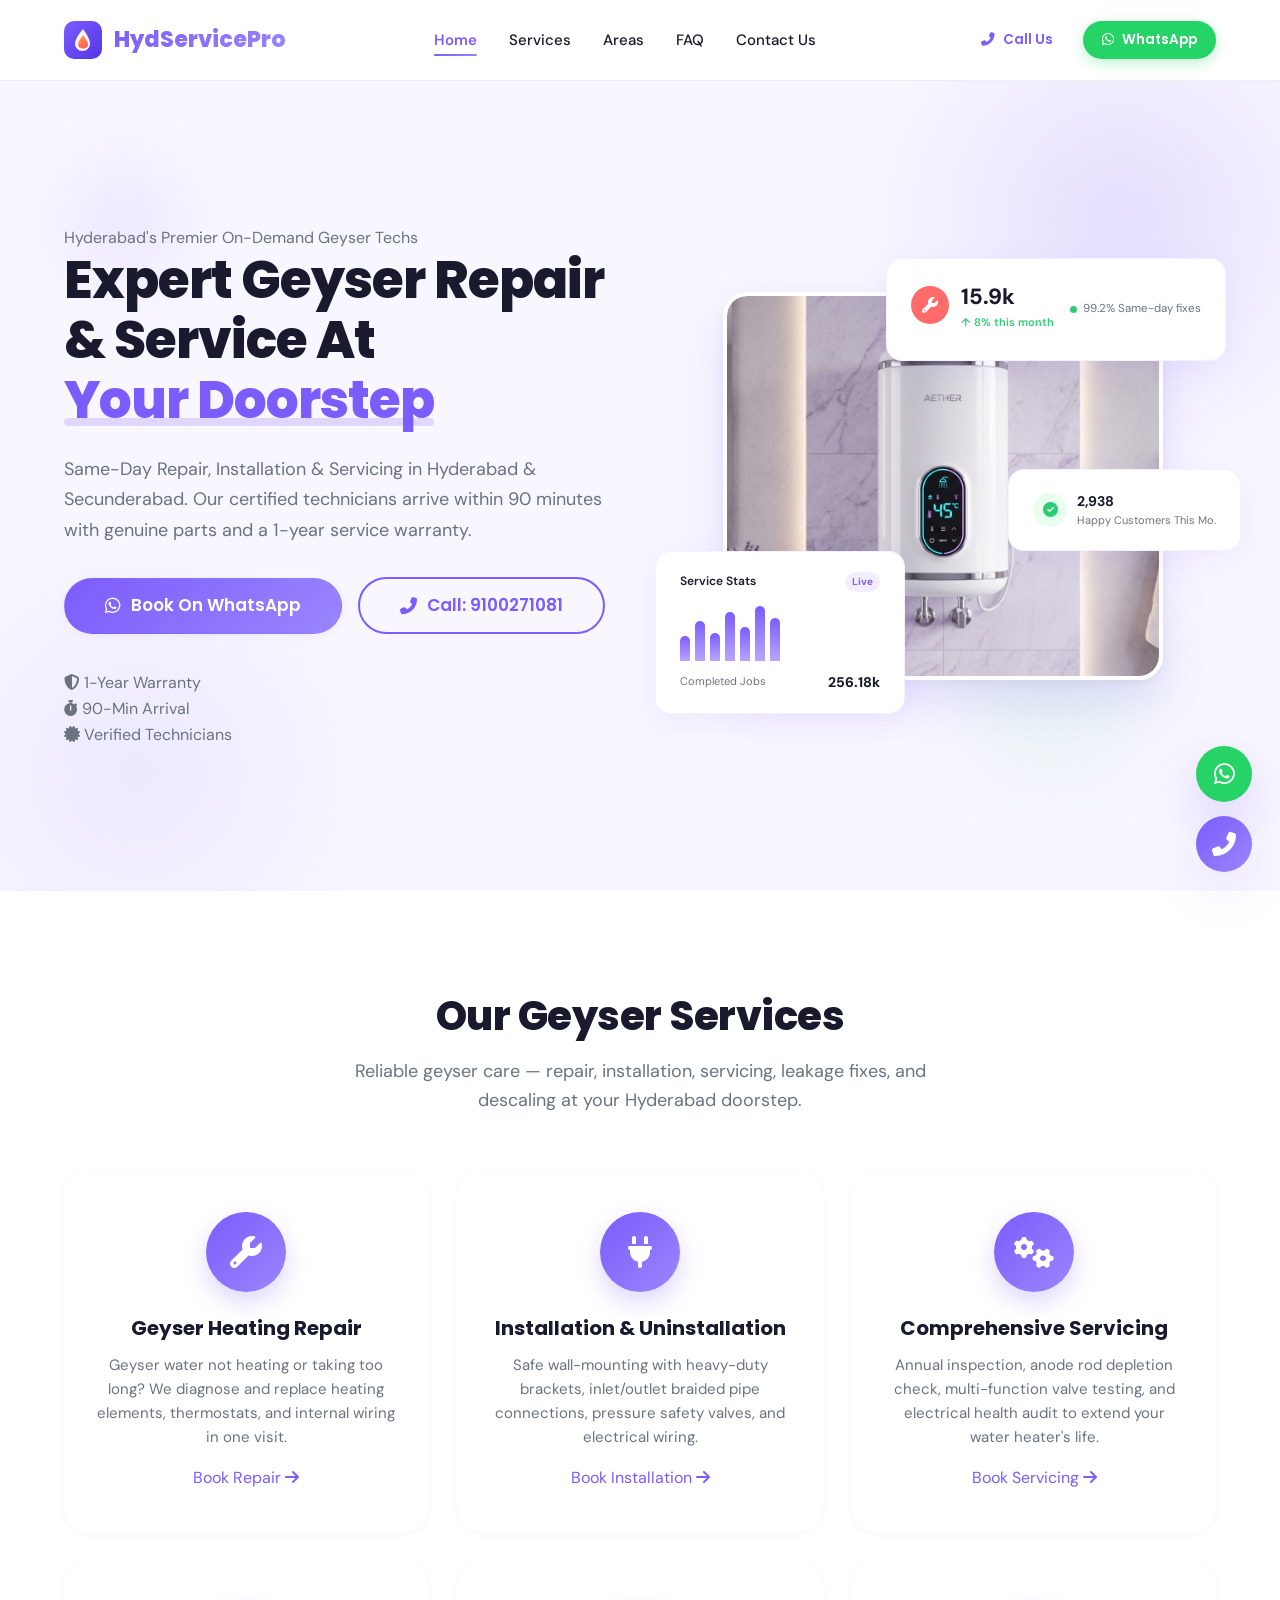
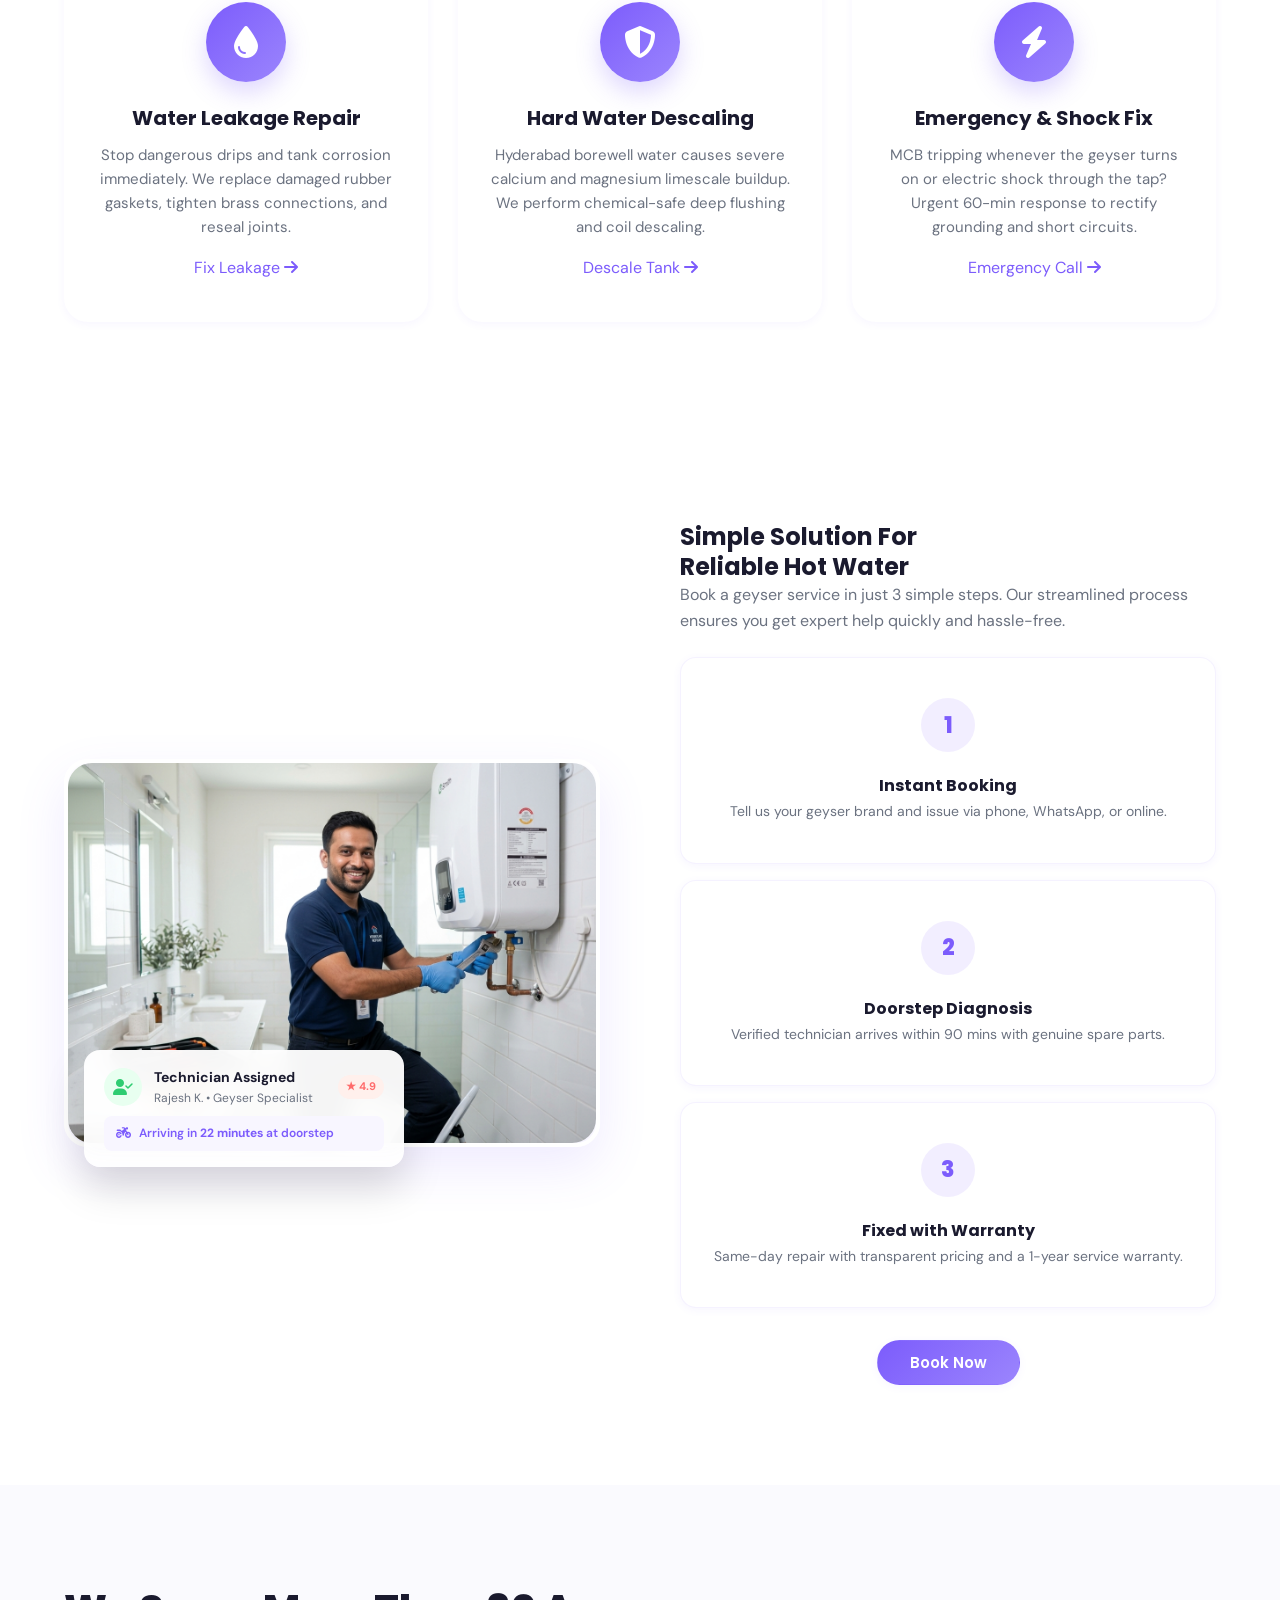
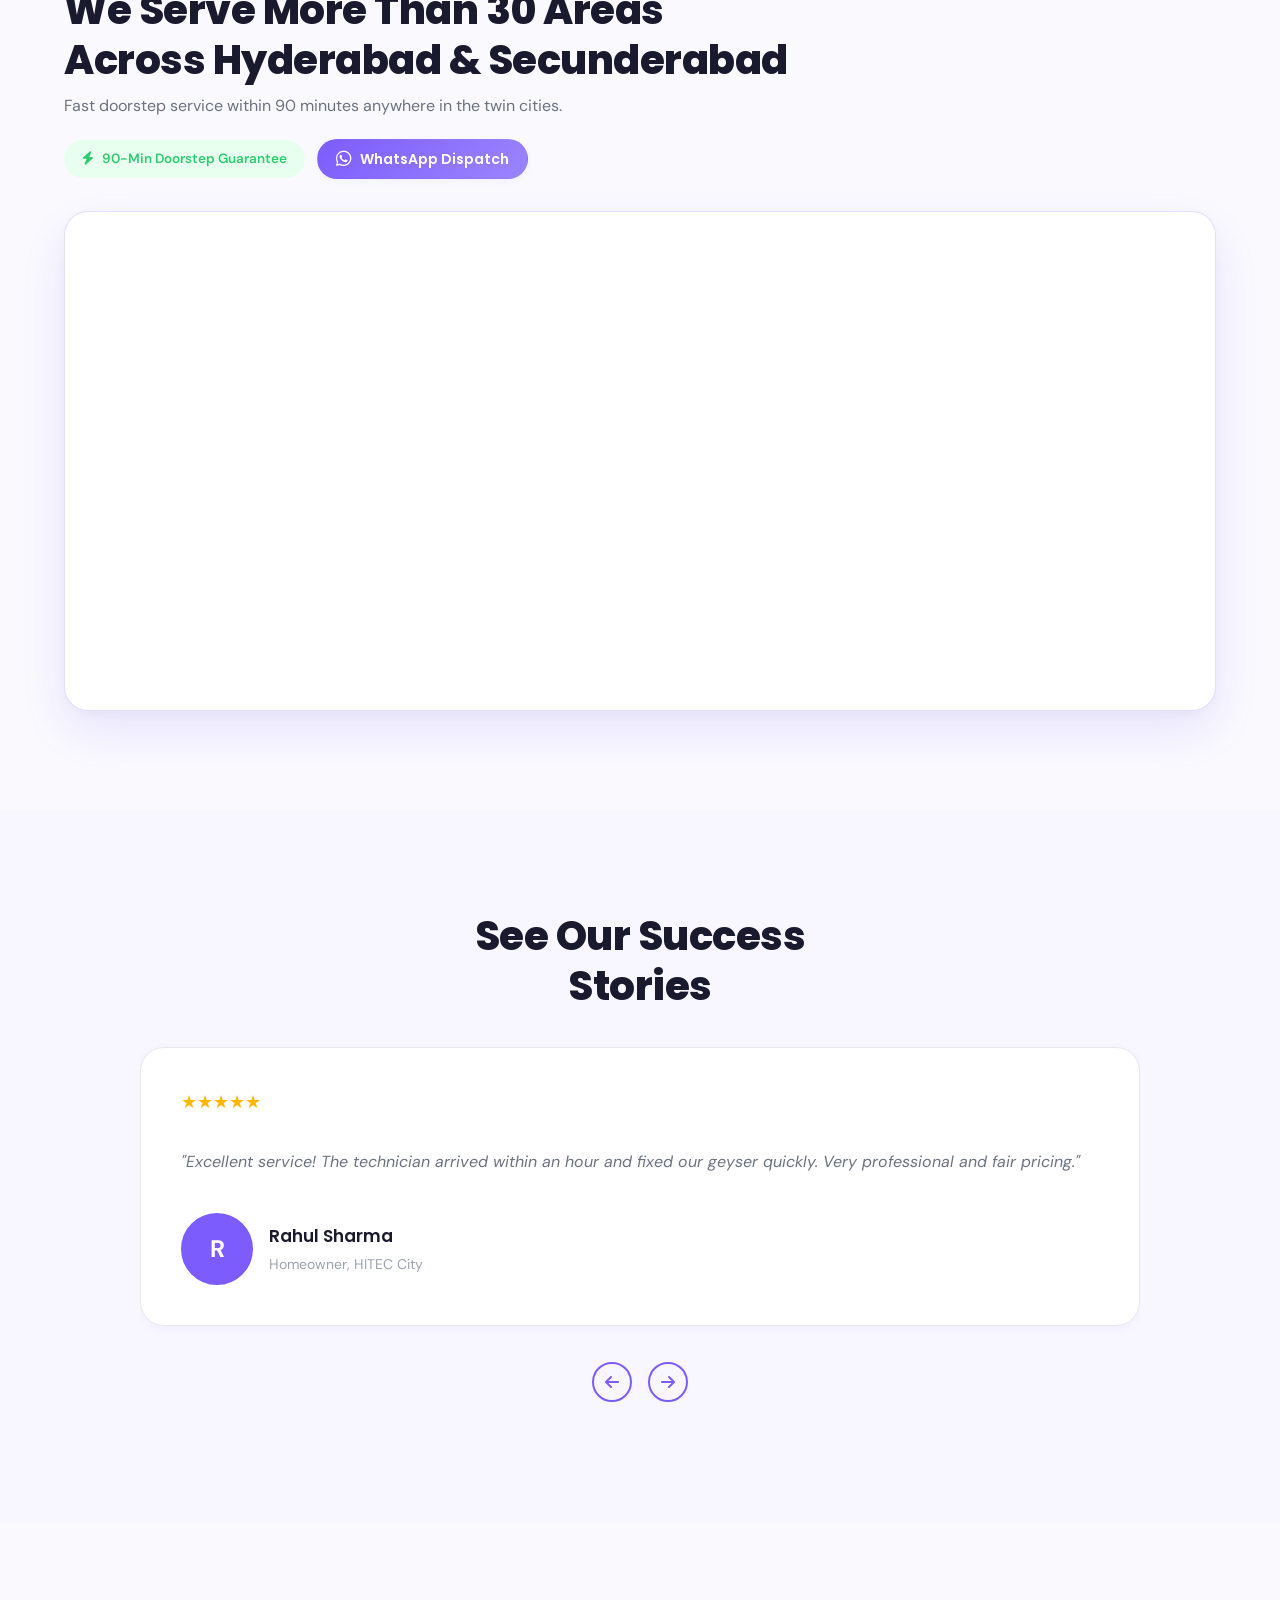
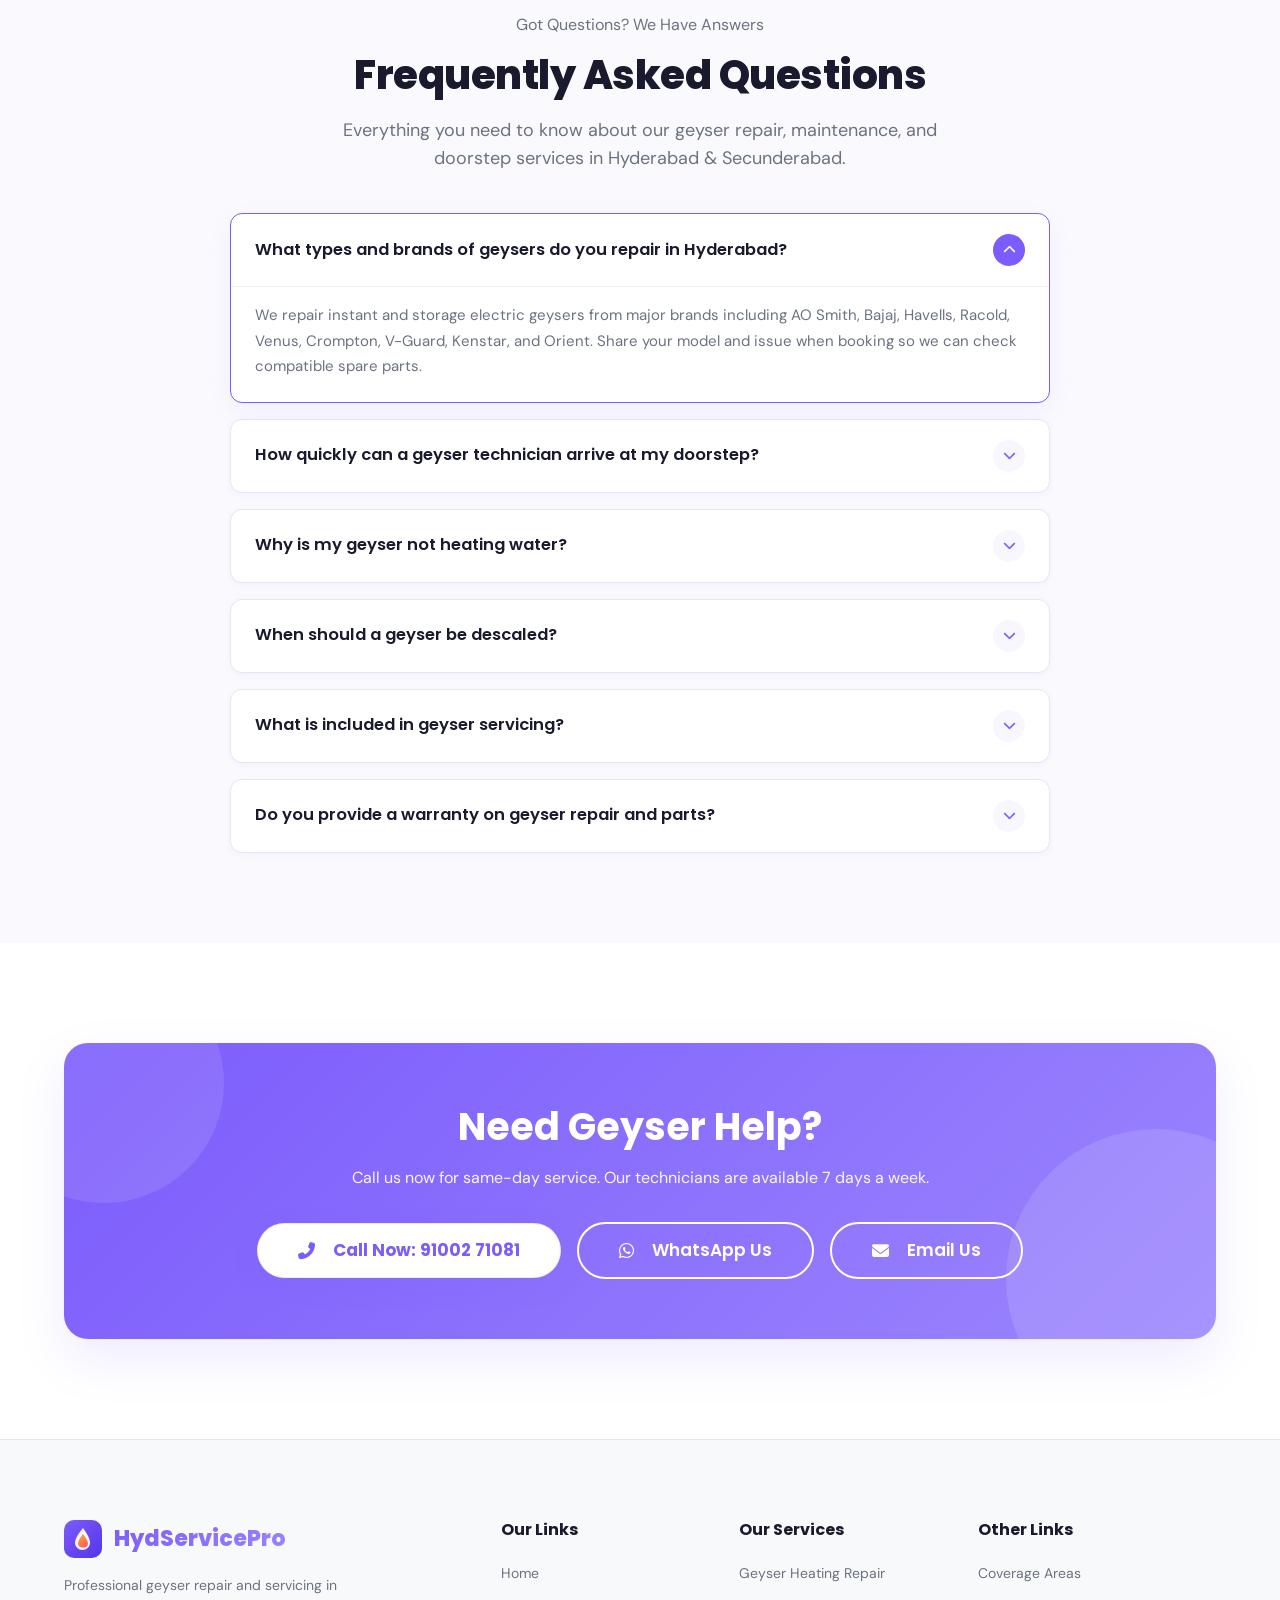
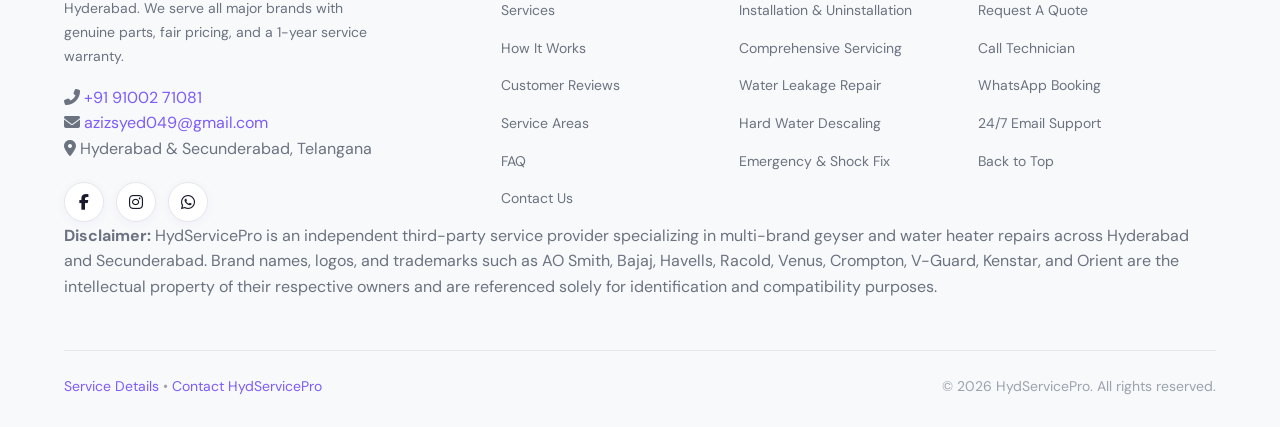
<file: index.html>
<!DOCTYPE html>
<html lang="en">
<head>
  <meta charset="UTF-8">
  <meta name="viewport" content="width=device-width, initial-scale=1.0">
  <title>HydServicePro | Geyser Repair &amp; Service in Hyderabad</title>
  
  <!-- SEO Primary Meta Tags -->
  <meta name="description" content="Top-rated doorstep geyser repair, heating element replacement, thermostat repair &amp; servicing in Hyderabad &amp; Secunderabad. Arriving in 90 mins with genuine parts &amp; 1-yr warranty. Call 91002 71081.">
  <meta name="keywords" content="geyser repair hyderabad, geyser service hyderabad, water heater repair secunderabad, geyser heating element replacement, AO Smith geyser repair hyderabad, Bajaj geyser repair, Havells geyser servicing, geyser leakage repair, geyser descaling, geyser installation hyderabad">
  <meta name="author" content="HydServicePro">
  <link rel="canonical" href="https://geyser.hydservicepro.com/">
  <meta name="robots" content="index, follow, max-image-preview:large, max-snippet:-1, max-video-preview:-1">

  <!-- Local SEO Geographic Tags (Hyderabad, Telangana) -->
  <meta name="geo.region" content="IN-TG">
  <meta name="geo.placename" content="Hyderabad, Secunderabad, Telangana">
  <meta name="geo.position" content="17.385044;78.486671">
  <meta name="ICBM" content="17.385044, 78.486671">

  <!-- Open Graph / Facebook -->
  <meta property="og:type" content="website">
  <meta property="og:locale" content="en_IN">
  <meta property="og:site_name" content="HydServicePro">
  <meta property="og:title" content="HydServicePro | Geyser Repair &amp; Service in Hyderabad">
  <meta property="og:description" content="Fast same-day doorstep geyser repair, installation &amp; annual servicing across Hyderabad &amp; Secunderabad. 90-min arrival with genuine parts &amp; 1-year service warranty.">
  <meta property="og:url" content="https://geyser.hydservicepro.com/">
  <meta property="og:image" content="https://geyser.hydservicepro.com/images/hero-geyser.jpg">
  <meta property="og:image:alt" content="HydServicePro Geyser Repair and Service Hyderabad">

  <!-- Twitter Meta Tags -->
  <meta name="twitter:card" content="summary_large_image">
  <meta name="twitter:title" content="HydServicePro | Geyser Repair &amp; Service in Hyderabad">
  <meta name="twitter:description" content="Doorstep geyser repair &amp; servicing in Hyderabad. 90-min arrival, certified technicians, 1-year warranty. Call 91002 71081.">
  <meta name="twitter:image" content="https://geyser.hydservicepro.com/images/hero-geyser.jpg">

  <!-- Google Fonts -->
  <link rel="preconnect" href="https://fonts.googleapis.com">
  <link rel="preconnect" href="https://fonts.gstatic.com" crossorigin>
  <link href="https://fonts.googleapis.com/css2?family=DM+Sans:ital,opsz,wght@0,9..40,400;0,9..40,500;0,9..40,600;0,9..40,700;1,9..40,400&family=Poppins:ital,wght@0,600;0,700;0,800;1,600&display=swap" rel="stylesheet">

  <!-- Font Awesome 6.5.1 CDN -->
  <link rel="stylesheet" href="https://cdnjs.cloudflare.com/ajax/libs/font-awesome/6.5.1/css/all.min.css">

  <!-- Stylesheet -->
  <link rel="stylesheet" href="index.css">

  <!-- Structured Data: LocalBusiness & FAQPage Schema (JSON-LD) -->
  <script type="application/ld+json">
{
  "@context": "https://schema.org",
  "@graph": [
    {
      "@type": "HomeAndConstructionBusiness",
      "@id": "https://geyser.hydservicepro.com/#business",
      "name": "HydServicePro - Geyser Repair & Service Hyderabad",
      "alternateName": "HydServicePro",
      "url": "https://geyser.hydservicepro.com/",
      "logo": "https://geyser.hydservicepro.com/images/hero-geyser.jpg",
      "image": "https://geyser.hydservicepro.com/images/hero-geyser.jpg",
      "telephone": "+919100271081",
      "email": "azizsyed049@gmail.com",
      "priceRange": "₹₹",
      "currenciesAccepted": "INR",
      "paymentAccepted": "Cash, UPI, Credit Card, Debit Card",
      "address": {
        "@type": "PostalAddress",
        "addressLocality": "Hyderabad",
        "addressRegion": "Telangana",
        "addressCountry": "IN"
      },
      "geo": {
        "@type": "GeoCoordinates",
        "latitude": 17.385044,
        "longitude": 78.486671
      },
      "openingHoursSpecification": [
        {
          "@type": "OpeningHoursSpecification",
          "dayOfWeek": [
            "Monday",
            "Tuesday",
            "Wednesday",
            "Thursday",
            "Friday",
            "Saturday",
            "Sunday"
          ],
          "opens": "08:00",
          "closes": "21:00"
        }
      ],
      "areaServed": [
        "Hyderabad",
        "Secunderabad",
        "HITEC City",
        "Gachibowli",
        "Madhapur",
        "Kukatpally",
        "Kondapur",
        "Banjara Hills",
        "Jubilee Hills",
        "Miyapur",
        "Begumpet",
        "Manikonda",
        "Dilsukhnagar"
      ],
      "hasOfferCatalog": {
        "@type": "OfferCatalog",
        "name": "Geyser Repair & Maintenance Services",
        "itemListElement": [
          {
            "@type": "Offer",
            "itemOffered": {
              "@type": "Service",
              "name": "Geyser Heating Repair"
            }
          },
          {
            "@type": "Offer",
            "itemOffered": {
              "@type": "Service",
              "name": "Installation & Uninstallation"
            }
          },
          {
            "@type": "Offer",
            "itemOffered": {
              "@type": "Service",
              "name": "Comprehensive Servicing"
            }
          },
          {
            "@type": "Offer",
            "itemOffered": {
              "@type": "Service",
              "name": "Water Leakage Repair"
            }
          },
          {
            "@type": "Offer",
            "itemOffered": {
              "@type": "Service",
              "name": "Hard Water Descaling"
            }
          },
          {
            "@type": "Offer",
            "itemOffered": {
              "@type": "Service",
              "name": "Emergency & Shock Fix"
            }
          }
        ]
      }
    },
    {
      "@type": "FAQPage",
      "@id": "https://geyser.hydservicepro.com/#faq",
      "mainEntity": [
        {
          "@type": "Question",
          "name": "What types and brands of geysers do you repair in Hyderabad?",
          "acceptedAnswer": {
            "@type": "Answer",
            "text": "We repair instant and storage electric geysers from major brands including AO Smith, Bajaj, Havells, Racold, Venus, Crompton, V-Guard, Kenstar, and Orient. Share your model and issue when booking so we can check compatible spare parts."
          }
        },
        {
          "@type": "Question",
          "name": "How quickly can a geyser technician arrive at my doorstep?",
          "acceptedAnswer": {
            "@type": "Answer",
            "text": "We offer same-day doorstep service across Hyderabad and Secunderabad, with a target arrival within 90 minutes. Call or WhatsApp us to confirm technician availability and the arrival time for your area."
          }
        },
        {
          "@type": "Question",
          "name": "Why is my geyser not heating water?",
          "acceptedAnswer": {
            "@type": "Answer",
            "text": "A faulty heating element, thermostat, thermal cut-out, or electrical connection can cause heating problems. Our technician inspects the water heater and explains the repair and price before starting work."
          }
        },
        {
          "@type": "Question",
          "name": "When should a geyser be descaled?",
          "acceptedAnswer": {
            "@type": "Answer",
            "text": "Hard water can leave mineral deposits inside the tank and on the heating element. If heating becomes slower, the geyser makes unusual noises, or hot-water flow drops, book an inspection. Descaling frequency depends on water hardness and usage."
          }
        },
        {
          "@type": "Question",
          "name": "What is included in geyser servicing?",
          "acceptedAnswer": {
            "@type": "Answer",
            "text": "Servicing includes inspection of the heating element, thermostat, anode rod, inlet and outlet connections, pressure safety valve, and electrical connections. Tank flushing, descaling, or replacement parts are recommended after inspection and quoted before work."
          }
        },
        {
          "@type": "Question",
          "name": "Do you provide a warranty on geyser repair and parts?",
          "acceptedAnswer": {
            "@type": "Answer",
            "text": "We offer a 1-year service warranty. Ask the technician to confirm the coverage, eligible replacement parts, and any exclusions for your repair before approving the work."
          }
        }
      ]
    }
  ]
}
  </script>
</head>
<body>

  <!-- ==================== 1. NAVBAR ==================== -->
  <nav class="navbar" id="navbar">
    <div class="nav-container container">
      <a href="index.html" class="nav-logo" aria-label="HydServicePro Homepage">
        <!-- SVG Geyser Water Drop & Heating Element Icon -->
        <svg width="38" height="38" viewBox="0 0 38 38" fill="none" xmlns="http://www.w3.org/2000/svg" aria-hidden="true">
          <rect width="38" height="38" rx="10" fill="url(#logo_grad)" />
          <path d="M19 8C19 8 11 17 11 22.5C11 26.64 14.36 30 18.5 30C22.64 30 26 26.64 26 22.5C26 17 19 8 19 8Z" fill="white" fill-opacity="0.95" />
          <path d="M19 14C19 14 14 20.2 14 23.5C14 26 16 27.5 19 27.5C22 27.5 24 26 24 23.5C24 20.2 19 14 19 14Z" fill="url(#flame_grad)" />
          <path d="M17.5 19C17.5 19 19 21 19 22.5C19 23.5 18 24.5 17 24.5" stroke="#FF6B6B" stroke-width="1.5" stroke-linecap="round" />
          <defs>
            <linearGradient id="logo_grad" x1="0" y1="0" x2="38" y2="38" gradientUnits="userSpaceOnUse">
              <stop stop-color="#7C5CFC" />
              <stop offset="1" stop-color="#5534E8" />
            </linearGradient>
            <linearGradient id="flame_grad" x1="14" y1="14" x2="24" y2="28" gradientUnits="userSpaceOnUse">
              <stop stop-color="#FFA84A" />
              <stop offset="1" stop-color="#FF5252" />
            </linearGradient>
          </defs>
        </svg>
        <span>HydServicePro</span>
      </a>

      <ul class="nav-links">
        <li><a href="#hero" class="active">Home</a></li>
        <li><a href="#services">Services</a></li>
        <li><a href="#coverage">Areas</a></li>
        <li><a href="#faq">FAQ</a></li>
        <li><a href="#contact">Contact Us</a></li>
      </ul>

      <div class="nav-buttons">
        <a href="tel:+919100271081" class="btn btn-ghost">
          <i class="fas fa-phone-alt"></i> Call Us
        </a>
        <a href="https://wa.me/919100271081" target="_blank" rel="noopener noreferrer" class="btn btn-whatsapp">
          <i class="fab fa-whatsapp"></i> WhatsApp
        </a>
      </div>

      <button type="button" class="hamburger" id="hamburger" aria-label="Open navigation menu" aria-controls="nav-mobile" aria-expanded="false">
        <span></span>
        <span></span>
        <span></span>
      </button>
    </div>

    <!-- Mobile Navigation Drawer -->
    <div class="nav-mobile" id="nav-mobile" hidden>
      <a href="#hero" class="active">Home</a>
      <a href="#services">Services</a>
      <a href="#coverage">Areas</a>
      <a href="#faq">FAQ</a>
      <a href="#contact">Contact Us</a>
      <a href="https://wa.me/919100271081" target="_blank" rel="noopener noreferrer" class="btn btn-whatsapp">
        <i class="fab fa-whatsapp"></i> WhatsApp Booking
      </a>
      <a href="tel:+919100271081" class="btn btn-primary">
        <i class="fas fa-phone-alt"></i> Call Now (9100271081)
      </a>
    </div>
  </nav>

  <main>
    <!-- ==================== 2. HERO SECTION ==================== -->
    <section class="hero" id="hero">
      <div class="container hero-content">
        <div class="hero-text">
          <div class="badge-tag">
            <span class="badge-dot"></span> Hyderabad's Premier On-Demand Geyser Techs
          </div>
          <h1>Expert Geyser Repair<br>&amp; Service At <span class="highlight">Your Doorstep</span></h1>
          <p>Same-Day Repair, Installation &amp; Servicing in Hyderabad &amp; Secunderabad. Our certified technicians arrive within 90 minutes with genuine parts and a 1-year service warranty.</p>
          <div class="hero-cta-group">
            <a href="https://wa.me/919100271081" target="_blank" rel="noopener noreferrer" class="btn btn-primary btn-lg">
              <i class="fab fa-whatsapp" style="font-size:18px;"></i> Book On WhatsApp
            </a>
            <a href="tel:+919100271081" class="btn btn-outline btn-lg">
              <i class="fas fa-phone-alt"></i> Call: 9100271081
            </a>
          </div>

          <div class="hero-trust-bar">
            <div class="trust-pill"><i class="fas fa-shield-halved"></i> 1-Year Warranty</div>
            <div class="trust-pill"><i class="fas fa-stopwatch"></i> 90-Min Arrival</div>
            <div class="trust-pill"><i class="fas fa-certificate"></i> Verified Technicians</div>
          </div>
        </div>

        <div class="hero-visual">
          <!-- Central Hero Geyser Device Image Mockup -->
          <div class="hero-visual-center animate-on-scroll">
            <img src="images/hero-geyser.jpg" alt="Wall-mounted electric storage geyser with digital temperature display" class="hero-main-img" width="1200" height="896" fetchpriority="high">
          </div>

          <!-- Floating decorative card 1: Service Counter -->
          <div class="hero-card hero-stats-card float-animation" style="top:12px;right:-10px;">
            <div style="display:flex;align-items:center;gap:12px;margin-bottom:8px">
              <div style="width:38px;height:38px;border-radius:50%;background:#FF6B6B;display:flex;align-items:center;justify-content:center;color:white;font-size:16px">
                <i class="fas fa-wrench"></i>
              </div>
              <div>
                <div style="font-size:22px;font-weight:800;color:#1A1A2E">15.9k</div>
                <div style="font-size:11px;color:#2ECC71;font-weight:600">↑ 8% this month</div>
              </div>
            </div>
            <div style="font-size:11.5px;color:#6B7280;display:flex;align-items:center;gap:6px">
              <span style="display:inline-block;width:7px;height:7px;border-radius:50%;background:#2ECC71"></span> 99.2% Same-day fixes
            </div>
          </div>

          <!-- Floating decorative card 2: Graph visualization -->
          <div class="hero-card hero-graph-card float-animation-delayed" style="bottom:12px;left:-15px;">
            <div style="font-size:12px;font-weight:600;color:#1A1A2E;margin-bottom:6px;display:flex;justify-content:space-between;align-items:center">
              <span>Service Stats</span>
              <span style="font-size:10px;background:rgba(124,92,252,0.1);color:#7C5CFC;padding:2px 7px;border-radius:12px;font-weight:700">Live</span>
            </div>
            <div style="display:flex;align-items:flex-end;gap:5px;height:65px;padding:2px 0">
              <div style="width:10px;border-radius:5px 5px 0 0;background:linear-gradient(180deg,#7C5CFC,#B8A5FE);height:40%"></div>
              <div style="width:10px;border-radius:5px 5px 0 0;background:linear-gradient(180deg,#7C5CFC,#B8A5FE);height:65%"></div>
              <div style="width:10px;border-radius:5px 5px 0 0;background:linear-gradient(180deg,#7C5CFC,#B8A5FE);height:45%"></div>
              <div style="width:10px;border-radius:5px 5px 0 0;background:linear-gradient(180deg,#7C5CFC,#B8A5FE);height:80%"></div>
              <div style="width:10px;border-radius:5px 5px 0 0;background:linear-gradient(180deg,#7C5CFC,#B8A5FE);height:55%"></div>
              <div style="width:10px;border-radius:5px 5px 0 0;background:linear-gradient(180deg,#7C5CFC,#B8A5FE);height:90%"></div>
              <div style="width:10px;border-radius:5px 5px 0 0;background:linear-gradient(180deg,#7C5CFC,#B8A5FE);height:70%"></div>
            </div>
            <div style="display:flex;justify-content:space-between;margin-top:8px;align-items:center">
              <span style="font-size:11px;color:#6B7280">Completed Jobs</span>
              <span style="font-size:14px;font-weight:800;color:#1A1A2E">256.18k</span>
            </div>
          </div>

          <!-- Floating decorative card 3: Happy Customer Badge -->
          <div class="hero-card float-animation" style="top:55%;right:-25px;transform:translateY(-50%)">
            <div style="display:flex;align-items:center;gap:10px">
              <div style="width:34px;height:34px;border-radius:50%;background:#E8FFF0;display:flex;align-items:center;justify-content:center;font-size:15px;color:#2ECC71">
                <i class="fas fa-check-circle"></i>
              </div>
              <div>
                <div style="font-size:14px;font-weight:700;color:#1A1A2E">2,938</div>
                <div style="font-size:11px;color:#6B7280">Happy Customers This Mo.</div>
              </div>
            </div>
          </div>
        </div>
      </div>

      <!-- Decorative background glow elements -->
      <div style="position:absolute;top:10%;left:5%;width:120px;height:120px;border-radius:50%;background:rgba(124,92,252,0.08);filter:blur(30px);z-index:0;pointer-events:none"></div>
      <div style="position:absolute;bottom:15%;right:10%;width:200px;height:200px;border-radius:50%;background:rgba(46,204,113,0.08);filter:blur(40px);z-index:0;pointer-events:none"></div>
    </section>


    <!-- ==================== 4. SERVICES SECTION ==================== -->
    <section class="section" id="services">
      <div class="container">
        <h2 class="section-title animate-on-scroll">Our Geyser Services</h2>
        <p class="section-subtitle animate-on-scroll">Reliable geyser care — repair, installation, servicing, leakage fixes, and descaling at your Hyderabad doorstep.</p>

        <div class="services-grid">
          <!-- Card 1: Geyser Repair -->
          <article class="service-card animate-on-scroll">
            <div class="service-icon"><i class="fas fa-wrench"></i></div>
            <h3>Geyser Heating Repair</h3>
            <p>Geyser water not heating or taking too long? We diagnose and replace heating elements, thermostats, and internal wiring in one visit.</p>
            <a href="tel:+919100271081" class="service-link">
              Book Repair <i class="fas fa-arrow-right"></i>
            </a>
          </article>

          <!-- Card 2: Geyser Installation -->
          <article class="service-card animate-on-scroll">
            <div class="service-icon"><i class="fas fa-plug"></i></div>
            <h3>Installation &amp; Uninstallation</h3>
            <p>Safe wall-mounting with heavy-duty brackets, inlet/outlet braided pipe connections, pressure safety valves, and electrical wiring.</p>
            <a href="tel:+919100271081" class="service-link">
              Book Installation <i class="fas fa-arrow-right"></i>
            </a>
          </article>

          <!-- Card 3: Periodic Servicing -->
          <article class="service-card animate-on-scroll">
            <div class="service-icon"><i class="fas fa-cogs"></i></div>
            <h3>Comprehensive Servicing</h3>
            <p>Annual inspection, anode rod depletion check, multi-function valve testing, and electrical health audit to extend your water heater's life.</p>
            <a href="tel:+919100271081" class="service-link">
              Book Servicing <i class="fas fa-arrow-right"></i>
            </a>
          </article>

          <!-- Card 4: Water Leakage Fix -->
          <article class="service-card animate-on-scroll">
            <div class="service-icon"><i class="fas fa-tint"></i></div>
            <h3>Water Leakage Repair</h3>
            <p>Stop dangerous drips and tank corrosion immediately. We replace damaged rubber gaskets, tighten brass connections, and reseal joints.</p>
            <a href="tel:+919100271081" class="service-link">
              Fix Leakage <i class="fas fa-arrow-right"></i>
            </a>
          </article>

          <!-- Card 5: Hard Water Descaling -->
          <article class="service-card animate-on-scroll">
            <div class="service-icon"><i class="fas fa-shield-alt"></i></div>
            <h3>Hard Water Descaling</h3>
            <p>Hyderabad borewell water causes severe calcium and magnesium limescale buildup. We perform chemical-safe deep flushing and coil descaling.</p>
            <a href="tel:+919100271081" class="service-link">
              Descale Tank <i class="fas fa-arrow-right"></i>
            </a>
          </article>

          <!-- Card 6: Emergency Electrical Fix -->
          <article class="service-card animate-on-scroll">
            <div class="service-icon"><i class="fas fa-bolt"></i></div>
            <h3>Emergency &amp; Shock Fix</h3>
            <p>MCB tripping whenever the geyser turns on or electric shock through the tap? Urgent 60-min response to rectify grounding and short circuits.</p>
            <a href="tel:+919100271081" class="service-link">
              Emergency Call <i class="fas fa-arrow-right"></i>
            </a>
          </article>
        </div>
      </div>
    </section>



    <!-- ==================== 6. HOW IT WORKS ==================== -->
    <section class="section" id="how-it-works">
      <div class="container">
        <div class="features-content how-it-works-content">
          <div class="features-text animate-on-scroll">
            <h2>Simple Solution For<br>Reliable Hot Water</h2>
            <p>Book a geyser service in just 3 simple steps. Our streamlined process ensures you get expert help quickly and hassle-free.</p>
            
            <div class="steps-list" style="margin:24px 0 32px">
              <div class="step-card">
                <div class="step-number">1</div>
                <div>
                  <h4 style="font-size:16px;font-weight:700;margin-bottom:4px">Instant Booking</h4>
                  <p style="font-size:14px;color:#6B7280;margin:0">Tell us your geyser brand and issue via phone, WhatsApp, or online.</p>
                </div>
              </div>
              <div class="step-card">
                <div class="step-number">2</div>
                <div>
                  <h4 style="font-size:16px;font-weight:700;margin-bottom:4px">Doorstep Diagnosis</h4>
                  <p style="font-size:14px;color:#6B7280;margin:0">Verified technician arrives within 90 mins with genuine spare parts.</p>
                </div>
              </div>
              <div class="step-card">
                <div class="step-number">3</div>
                <div>
                  <h4 style="font-size:16px;font-weight:700;margin-bottom:4px">Fixed with Warranty</h4>
                  <p style="font-size:14px;color:#6B7280;margin:0">Same-day repair with transparent pricing and a 1-year service warranty.</p>
                </div>
              </div>
            </div>

            <a href="tel:+919100271081" class="btn btn-primary">Book Now</a>
          </div>

          <div class="features-visual animate-on-scroll" style="position:relative;">
            <div style="border-radius:var(--radius-xl);overflow:hidden;box-shadow:var(--shadow-lg);border:4px solid var(--bg-white);position:relative;">
              <img src="images/technician-service.jpg" alt="Doorstep geyser service technician inspecting a water heater in Hyderabad" width="600" height="380" loading="lazy" style="width:100%;height:380px;object-fit:cover;display:block;">
            </div>

            <!-- Floating Technician assignment notification overlay -->
            <div class="feature-mockup-card tech-assign-mockup">
              <div style="display:flex;align-items:center;gap:12px;margin-bottom:8px">
                <div class="tech-avatar-circle" style="width:38px;height:38px;font-size:16px;background:#E8FFF0;color:#2ECC71;border-radius:50%;display:flex;align-items:center;justify-content:center;">
                  <i class="fas fa-user-check"></i>
                </div>
                <div>
                  <div style="font-size:14px;font-weight:700;color:#1A1A2E">Technician Assigned</div>
                  <div style="font-size:12px;color:#6B7280">Rajesh K. • Geyser Specialist</div>
                </div>
                <div class="rating-badge" style="font-size:11px;padding:3px 8px;background:#FFF0EC;color:#FF6B6B;font-weight:700;border-radius:12px;">★ 4.9</div>
              </div>
              <div class="dispatch-banner" style="font-size:12px;padding:8px 12px;background:#F8F6FF;border-radius:8px;color:#7C5CFC;font-weight:600;display:flex;align-items:center;gap:8px;">
                <i class="fas fa-motorcycle"></i>
                <span>Arriving in <strong>22 minutes</strong> at doorstep</span>
              </div>
            </div>
          </div>
        </div>
      </div>
    </section>

    <!-- ==================== 7. COVERAGE / SERVICE AREAS ==================== -->
    <section class="section" id="coverage" style="background:var(--bg-section);padding-bottom:100px;">
      <div class="container">
        <div style="display:flex;justify-content:space-between;align-items:flex-end;margin-bottom:32px;flex-wrap:wrap;gap:20px;">
          <div>
            <h2 class="section-title" style="text-align:left;margin-bottom:8px;">We Serve More Than 30 Areas<br>Across Hyderabad &amp; Secunderabad</h2>
            <p style="color:var(--text-body);font-size:16px;margin:0;">Fast doorstep service within 90 minutes anywhere in the twin cities.</p>
          </div>
          <div style="display:flex;gap:12px;align-items:center;flex-wrap:wrap;">
            <span style="display:inline-flex;align-items:center;gap:8px;font-size:13.5px;font-weight:600;color:var(--secondary);background:#E8FFF0;padding:8px 18px;border-radius:var(--radius-full);">
              <i class="fas fa-bolt"></i> 90-Min Doorstep Guarantee
            </span>
            <a href="https://wa.me/919100271081" target="_blank" rel="noopener noreferrer" class="btn btn-primary coverage-whatsapp">
              <i class="fab fa-whatsapp"></i> WhatsApp Dispatch
            </a>
          </div>
        </div>

        <div class="map-immersive-frame animate-on-scroll">
          <iframe 
            title="HydServicePro Hyderabad Service Hub Coverage Map"
            src="https://www.google.com/maps/embed?pb=!1m18!1m12!1m3!1d243647.3160407063!2d78.2679590680193!3d17.412299801452936!2m3!1f0!2f0!3f0!3m2!1i1024!2i768!4f13.1!3m3!1m2!1s0x3bcb99daeaebd2c7%3A0xae93b78392bafbc2!2sHyderabad%2C%20Telangana!5e0!3m2!1sen!2sin!4v1700000000000!5m2!1sen!2sin" 
            width="100%" 
            height="500" 
            style="border:0;display:block;" 
            allowfullscreen="" 
            loading="lazy" 
            referrerpolicy="no-referrer-when-downgrade">
          </iframe>
        </div>
      </div>
    </section>

    <!-- ==================== 8. TESTIMONIALS ==================== -->
    <section class="section testimonials-section" id="testimonials">
      <div class="container">
        <h2 class="section-title animate-on-scroll">See Our Success<br>Stories</h2>
        <div class="testimonial-carousel">
          <div class="testimonial-track" id="testimonial-track">
            <!-- Testimonial 1 -->
            <div class="testimonial-card">
              <div class="testimonial-stars">★★★★★</div>
              <p class="testimonial-text">"Excellent service! The technician arrived within an hour and fixed our geyser quickly. Very professional and fair pricing."</p>
              <div style="display:flex;align-items:center;gap:16px">
                <div class="testimonial-avatar" style="background:#7C5CFC;color:white;display:flex;align-items:center;justify-content:center;font-size:24px;font-weight:700">R</div>
                <div>
                  <div class="testimonial-author">Rahul Sharma</div>
                  <div class="testimonial-role">Homeowner, HITEC City</div>
                </div>
              </div>
            </div>

            <!-- Testimonial 2 -->
            <div class="testimonial-card">
              <div class="testimonial-stars">★★★★★</div>
              <p class="testimonial-text">"Our AO Smith storage geyser stopped heating during a cold December morning. The technician replaced the thermostat with genuine parts on the spot. Highly recommended!"</p>
              <div style="display:flex;align-items:center;gap:16px">
                <div class="testimonial-avatar" style="background:#2ECC71;color:white;display:flex;align-items:center;justify-content:center;font-size:24px;font-weight:700">P</div>
                <div>
                  <div class="testimonial-author">Priya Reddy</div>
                  <div class="testimonial-role">Resident, Gachibowli</div>
                </div>
              </div>
            </div>

            <!-- Testimonial 3 -->
            <div class="testimonial-card">
              <div class="testimonial-stars">★★★★★</div>
              <p class="testimonial-text">"Water was dripping from the bottom of our Bajaj geyser. HydServicePro sent someone in 40 minutes. They replaced the flange seal safely and tested pressure. Top quality work."</p>
              <div style="display:flex;align-items:center;gap:16px">
                <div class="testimonial-avatar" style="background:#FF6B6B;color:white;display:flex;align-items:center;justify-content:center;font-size:24px;font-weight:700">V</div>
                <div>
                  <div class="testimonial-author">Venkat Rao</div>
                  <div class="testimonial-role">Apartment Owner, Secunderabad</div>
                </div>
              </div>
            </div>

            <!-- Testimonial 4 -->
            <div class="testimonial-card">
              <div class="testimonial-stars">★★★★★</div>
              <p class="testimonial-text">"Due to hard borewell water in Kukatpally, our geyser took 45 minutes to heat. Their descaling service cleared all sediment, and now water is scalding hot in 10 minutes!"</p>
              <div style="display:flex;align-items:center;gap:16px">
                <div class="testimonial-avatar" style="background:#3B82F6;color:white;display:flex;align-items:center;justify-content:center;font-size:24px;font-weight:700">A</div>
                <div>
                  <div class="testimonial-author">Ananya Desai</div>
                  <div class="testimonial-role">Software Engineer, Kukatpally</div>
                </div>
              </div>
            </div>

            <!-- Testimonial 5 -->
            <div class="testimonial-card">
              <div class="testimonial-stars">★★★★★</div>
              <p class="testimonial-text">"Sunday morning emergency repair! The main MCB kept tripping every time we switched on our geyser. Technician diagnosed a shorted element and fixed it safely within an hour."</p>
              <div style="display:flex;align-items:center;gap:16px">
                <div class="testimonial-avatar" style="background:#F59E0B;color:white;display:flex;align-items:center;justify-content:center;font-size:24px;font-weight:700">M</div>
                <div>
                  <div class="testimonial-author">Mohammed Farooq</div>
                  <div class="testimonial-role">Business Owner, Banjara Hills</div>
                </div>
              </div>
            </div>
          </div>

          <div class="carousel-nav">
            <button class="carousel-btn" id="carousel-prev" aria-label="Previous testimonial"><i class="fas fa-arrow-left"></i></button>
            <button class="carousel-btn" id="carousel-next" aria-label="Next testimonial"><i class="fas fa-arrow-right"></i></button>
          </div>
        </div>
      </div>
    </section>

    <!-- ==================== 8. FREQUENTLY ASKED QUESTIONS ==================== -->
    <section class="section faq-section" id="faq">
      <div class="container">
        <div class="section-header text-center">
          <div class="badge-tag" style="margin: 0 auto 12px;"><span class="badge-dot"></span> Got Questions? We Have Answers</div>
          <h2 class="section-title">Frequently Asked Questions</h2>
          <p class="section-subtitle">Everything you need to know about our geyser repair, maintenance, and doorstep services in Hyderabad &amp; Secunderabad.</p>
        </div>

        <div class="faq-container">
          <details class="faq-item" open>
            <summary class="faq-question"><span>What types and brands of geysers do you repair in Hyderabad?</span><span class="faq-icon"><i class="fas fa-chevron-down"></i></span></summary>
            <div class="faq-answer"><p>We repair instant and storage electric geysers from major brands including AO Smith, Bajaj, Havells, Racold, Venus, Crompton, V-Guard, Kenstar, and Orient. Share your model and issue when booking so we can check compatible spare parts.</p></div>
          </details>
          <details class="faq-item">
            <summary class="faq-question"><span>How quickly can a geyser technician arrive at my doorstep?</span><span class="faq-icon"><i class="fas fa-chevron-down"></i></span></summary>
            <div class="faq-answer"><p>We offer same-day doorstep service across Hyderabad and Secunderabad, with a target arrival within 90 minutes. Call or WhatsApp us to confirm technician availability and the arrival time for your area.</p></div>
          </details>
          <details class="faq-item">
            <summary class="faq-question"><span>Why is my geyser not heating water?</span><span class="faq-icon"><i class="fas fa-chevron-down"></i></span></summary>
            <div class="faq-answer"><p>A faulty heating element, thermostat, thermal cut-out, or electrical connection can cause heating problems. Our technician inspects the water heater and explains the repair and price before starting work.</p></div>
          </details>
          <details class="faq-item">
            <summary class="faq-question"><span>When should a geyser be descaled?</span><span class="faq-icon"><i class="fas fa-chevron-down"></i></span></summary>
            <div class="faq-answer"><p>Hard water can leave mineral deposits inside the tank and on the heating element. If heating becomes slower, the geyser makes unusual noises, or hot-water flow drops, book an inspection. Descaling frequency depends on water hardness and usage.</p></div>
          </details>
          <details class="faq-item">
            <summary class="faq-question"><span>What is included in geyser servicing?</span><span class="faq-icon"><i class="fas fa-chevron-down"></i></span></summary>
            <div class="faq-answer"><p>Servicing includes inspection of the heating element, thermostat, anode rod, inlet and outlet connections, pressure safety valve, and electrical connections. Tank flushing, descaling, or replacement parts are recommended after inspection and quoted before work.</p></div>
          </details>
          <details class="faq-item">
            <summary class="faq-question"><span>Do you provide a warranty on geyser repair and parts?</span><span class="faq-icon"><i class="fas fa-chevron-down"></i></span></summary>
            <div class="faq-answer"><p>We offer a 1-year service warranty. Ask the technician to confirm the coverage, eligible replacement parts, and any exclusions for your repair before approving the work.</p></div>
          </details>
        </div>
      </div>
    </section>

    <!-- ==================== 9. NEED GEYSER HELP / CONTACT ==================== -->
    <section class="section" id="contact">
      <div class="container">
        <div class="newsletter-section animate-on-scroll">
          <h2 style="font-size:38px;font-weight:700;margin-bottom:14px;color:#FFFFFF;">Need Geyser Help?</h2>
          <p style="font-size:16px;max-width:620px;margin:0 auto;color:rgba(255,255,255,0.95);line-height:1.6;">Call us now for same-day service. Our technicians are available 7 days a week.</p>
          <div style="display:flex;gap:16px;justify-content:center;margin-top:32px;flex-wrap:wrap;align-items:center;">
            <a href="tel:+919100271081" class="btn btn-white btn-lg" style="font-weight:700;box-shadow:var(--shadow-md);">
              <i class="fas fa-phone-alt" style="margin-right:8px;"></i>Call Now: 91002 71081
            </a>
            <a href="https://wa.me/919100271081" target="_blank" rel="noopener noreferrer" class="btn btn-outline btn-lg" style="border-color:white;color:white;font-weight:600;">
              <i class="fab fa-whatsapp" style="margin-right:8px;"></i>WhatsApp Us
            </a>
            <a href="mailto:azizsyed049@gmail.com" class="btn btn-outline btn-lg" style="border-color:white;color:white;font-weight:600;">
              <i class="fas fa-envelope" style="margin-right:8px;"></i>Email Us
            </a>
          </div>
        </div>
      </div>
    </section>
  </main>

  <!-- ==================== 11. FOOTER ==================== -->
  <footer class="footer">
    <div class="container">
      <div class="footer-grid">
        <!-- Brand Column -->
        <div class="footer-brand">
          <a href="index.html" class="nav-logo" aria-label="HydServicePro Homepage">
            <svg width="34" height="34" viewBox="0 0 38 38" fill="none" xmlns="http://www.w3.org/2000/svg" aria-hidden="true">
              <rect width="38" height="38" rx="10" fill="url(#footer_logo_grad)" />
              <path d="M19 8C19 8 11 17 11 22.5C11 26.64 14.36 30 18.5 30C22.64 30 26 26.64 26 22.5C26 17 19 8 19 8Z" fill="white" fill-opacity="0.95" />
              <path d="M19 14C19 14 14 20.2 14 23.5C14 26 16 27.5 19 27.5C22 27.5 24 26 24 23.5C24 20.2 19 14 19 14Z" fill="url(#footer_flame_grad)" />
              <defs>
                <linearGradient id="footer_logo_grad" x1="0" y1="0" x2="38" y2="38" gradientUnits="userSpaceOnUse">
                  <stop stop-color="#7C5CFC" />
                  <stop offset="1" stop-color="#5534E8" />
                </linearGradient>
                <linearGradient id="footer_flame_grad" x1="14" y1="14" x2="24" y2="28" gradientUnits="userSpaceOnUse">
                  <stop stop-color="#FFA84A" />
                  <stop offset="1" stop-color="#FF5252" />
                </linearGradient>
              </defs>
            </svg>
            <span>HydServicePro</span>
          </a>
          <p>Professional geyser repair and servicing in Hyderabad. We serve all major brands with genuine parts, fair pricing, and a 1-year service warranty.</p>
          <div class="footer-contact-info">
            <div><i class="fas fa-phone-alt"></i> <a href="tel:+919100271081">+91 91002 71081</a></div>
            <div><i class="fas fa-envelope"></i> <a href="mailto:azizsyed049@gmail.com">azizsyed049@gmail.com</a></div>
            <div><i class="fas fa-location-dot"></i> Hyderabad &amp; Secunderabad, Telangana</div>
          </div>
          <div class="social-links">
            <a href="https://facebook.com" class="social-link" target="_blank" rel="noopener noreferrer" aria-label="Facebook"><i class="fab fa-facebook-f"></i></a>
            <a href="https://instagram.com" class="social-link" target="_blank" rel="noopener noreferrer" aria-label="Instagram"><i class="fab fa-instagram"></i></a>
            <a href="https://wa.me/919100271081" class="social-link" target="_blank" rel="noopener noreferrer" aria-label="WhatsApp"><i class="fab fa-whatsapp"></i></a>
          </div>
        </div>

        <!-- Col 1: Our Links -->
        <div class="footer-col">
          <h4>Our Links</h4>
          <ul>
            <li><a href="#hero">Home</a></li>
            <li><a href="#services">Services</a></li>
            <li><a href="#how-it-works">How It Works</a></li>
            <li><a href="#testimonials">Customer Reviews</a></li>
            <li><a href="#coverage">Service Areas</a></li>
            <li><a href="#faq">FAQ</a></li>
            <li><a href="#contact">Contact Us</a></li>
          </ul>
        </div>

        <!-- Col 2: Our Services -->
        <div class="footer-col">
          <h4>Our Services</h4>
          <ul>
            <li><a href="#services">Geyser Heating Repair</a></li>
            <li><a href="#services">Installation &amp; Uninstallation</a></li>
            <li><a href="#services">Comprehensive Servicing</a></li>
            <li><a href="#services">Water Leakage Repair</a></li>
            <li><a href="#services">Hard Water Descaling</a></li>
            <li><a href="#services">Emergency &amp; Shock Fix</a></li>
          </ul>
        </div>

        <!-- Col 3: Other Links -->
        <div class="footer-col">
          <h4>Other Links</h4>
          <ul>
            <li><a href="#coverage">Coverage Areas</a></li>
            <li><a href="#contact">Request A Quote</a></li>
            <li><a href="tel:+919100271081">Call Technician</a></li>
            <li><a href="https://wa.me/919100271081" target="_blank" rel="noopener noreferrer">WhatsApp Booking</a></li>
            <li><a href="mailto:azizsyed049@gmail.com">24/7 Email Support</a></li>
            <li><a href="#hero">Back to Top</a></li>
          </ul>
        </div>
      </div>

      <!-- Independent Service Provider Disclaimer -->
      <div class="footer-disclaimer">
        <p><strong>Disclaimer:</strong> HydServicePro is an independent third-party service provider specializing in multi-brand geyser and water heater repairs across Hyderabad and Secunderabad. Brand names, logos, and trademarks such as AO Smith, Bajaj, Havells, Racold, Venus, Crompton, V-Guard, Kenstar, and Orient are the intellectual property of their respective owners and are referenced solely for identification and compatibility purposes.</p>
      </div>

      <div class="footer-bottom">
        <span><a href="services.html">Service Details</a> &bull; <a href="contact.html">Contact HydServicePro</a></span>
        <span>&copy; 2026 HydServicePro. All rights reserved.</span>
      </div>
    </div>
  </footer>

  <!-- ==================== 12. FLOATING ACTION BUTTONS ==================== -->
  <div class="fab-container">
    <a href="https://wa.me/919100271081" target="_blank" rel="noopener noreferrer" class="fab fab-whatsapp" title="Chat on WhatsApp" aria-label="Chat on WhatsApp">
      <i class="fab fa-whatsapp"></i>
    </a>
    <a href="tel:+919100271081" class="fab fab-call" title="Call Now" aria-label="Call Now">
      <i class="fas fa-phone-alt"></i>
    </a>
  </div>

  <!-- Scripts -->
  <script src="script.js"></script>
</body>
</html>
</file>
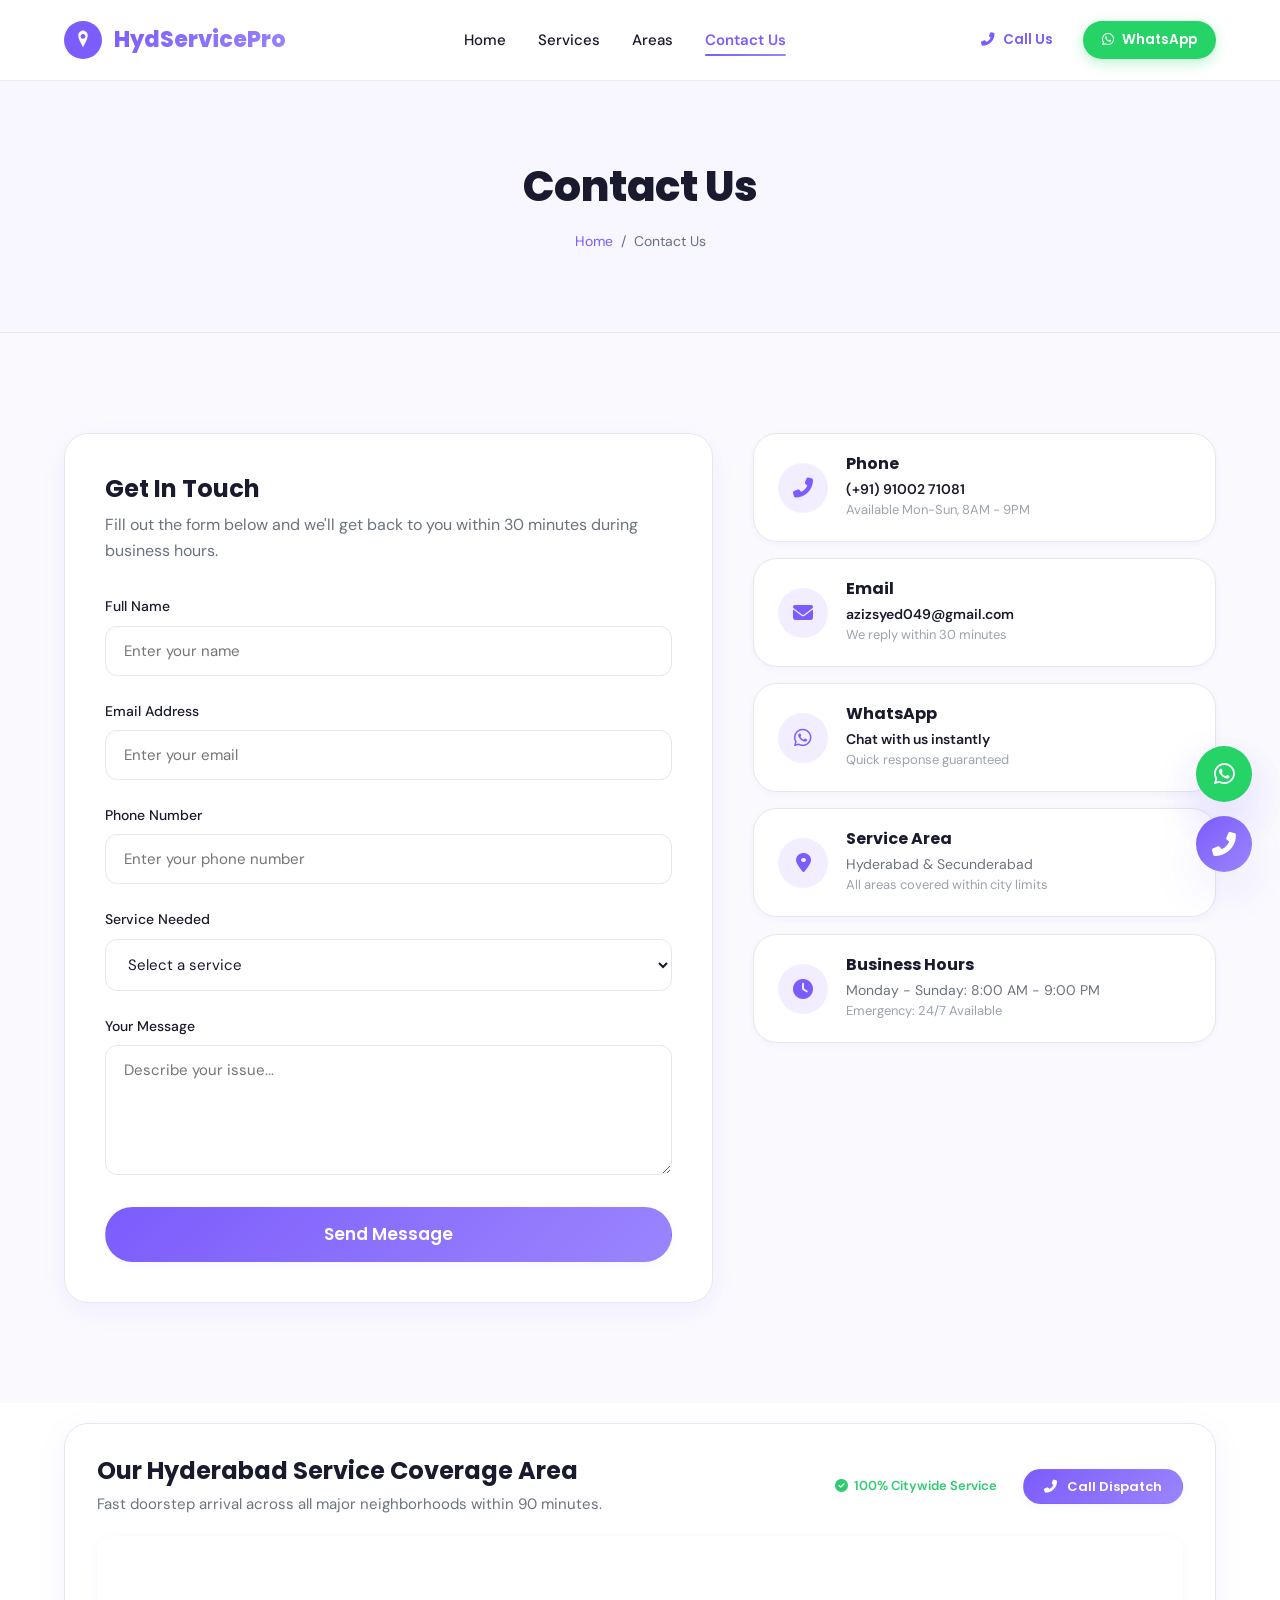
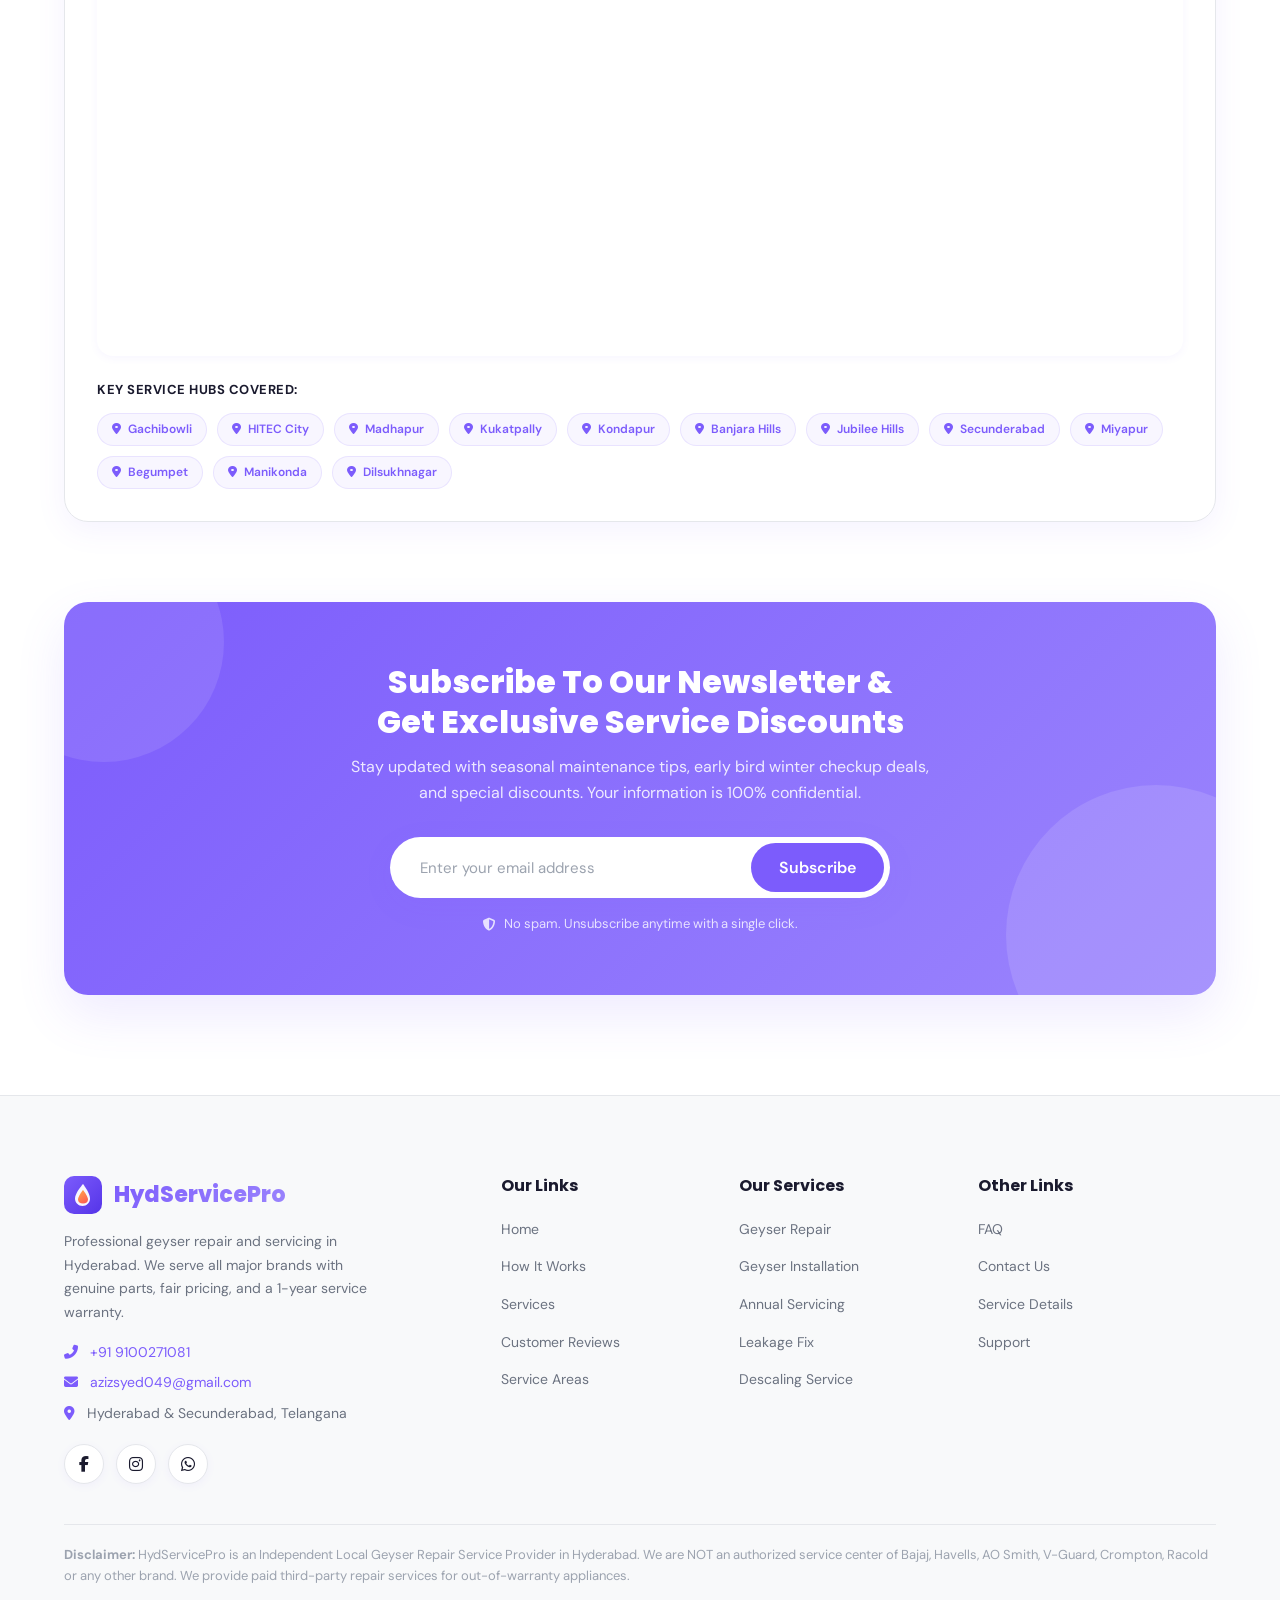
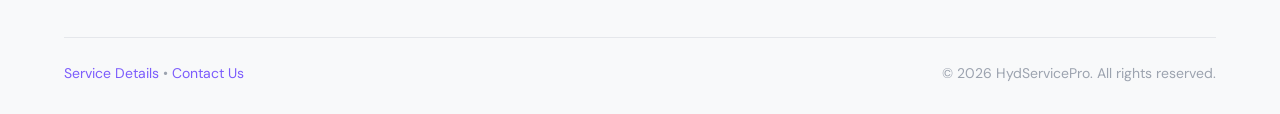
<file: contact.html>
<!DOCTYPE html>
<html lang="en">
<head>
  <meta charset="UTF-8">
  <meta name="viewport" content="width=device-width, initial-scale=1.0">
  <title>Contact HydServicePro | Geyser Service Hyderabad</title>
  
  <!-- SEO Meta Tags -->
  <meta name="description" content="Book geyser service in Hyderabad and Secunderabad. Call 91002 71081, message us on WhatsApp, or email azizsyed049@gmail.com.">
  <meta name="keywords" content="contact geyser repair hyderabad, water heater service number hyderabad, geyser technician doorstep secunderabad, geyser repair booking">
  <meta name="author" content="HydServicePro">
  <meta property="og:title" content="Contact Us — HydServicePro | Call for Instant Service">
  <meta property="og:description" content="Get in touch for same-day doorstep geyser repair &amp; servicing in Hyderabad. Fast 30-minute response and 90-minute arrival guarantee.">
  <meta property="og:type" content="website">

  <!-- Google Fonts (Poppins 600,700,800 + DM Sans 400,500,600,700) -->
  <link rel="preconnect" href="https://fonts.googleapis.com">
  <link rel="preconnect" href="https://fonts.gstatic.com" crossorigin>
  <link href="https://fonts.googleapis.com/css2?family=DM+Sans:ital,opsz,wght@0,9..40,400;0,9..40,500;0,9..40,600;0,9..40,700;1,9..40,400&family=Poppins:ital,wght@0,600;0,700;0,800;1,600&display=swap" rel="stylesheet">

  <!-- Font Awesome 6.x CDN -->
  <link rel="stylesheet" href="https://cdnjs.cloudflare.com/ajax/libs/font-awesome/6.5.1/css/all.min.css">

  <!-- Main Stylesheet -->
  <link rel="stylesheet" href="index.css">

  <style>
    /* Contact Page Specific Enhancements */
    .contact-info-cards-wrapper {
      display: flex;
      flex-direction: column;
      gap: 16px;
    }
    .contact-info-card {
      background: var(--bg-white);
      border-radius: var(--radius-xl);
      padding: 20px 24px;
      box-shadow: var(--shadow-sm);
      display: flex;
      align-items: center;
      gap: 18px;
      border: 1px solid var(--border);
      transition: all var(--transition-normal);
    }
    .contact-info-card:hover {
      box-shadow: var(--shadow-md);
      transform: translateY(-3px);
      border-color: rgba(124, 92, 252, 0.25);
    }
    .contact-info-icon {
      width: 50px;
      height: 50px;
      min-width: 50px;
      border-radius: 50%;
      background: rgba(124, 92, 252, 0.1);
      color: var(--primary);
      display: flex;
      align-items: center;
      justify-content: center;
      font-size: 20px;
      flex-shrink: 0;
    }
    .contact-info-card h4 {
      font-size: 16px;
      margin-bottom: 4px;
      font-weight: 700;
      color: var(--text-dark);
    }
    .contact-info-card p {
      font-size: 14px;
      color: var(--text-body);
      margin: 0;
    }
    .contact-info-card p a {
      color: var(--text-dark);
      font-weight: 600;
      text-decoration: none;
      transition: color var(--transition-fast);
    }
    .contact-info-card p a:hover {
      color: var(--primary);
    }
    .map-card {
      background: var(--bg-white);
      border-radius: var(--radius-xl);
      padding: 32px;
      box-shadow: var(--shadow-md);
      border: 1px solid var(--border);
    }
    .map-frame-container {
      position: relative;
      width: 100%;
      height: 420px;
      border-radius: var(--radius-lg);
      overflow: hidden;
      box-shadow: var(--shadow-sm);
      margin-top: 20px;
    }
    .locality-badge {
      background: var(--bg-light);
      color: var(--primary);
      font-size: 12px;
      font-weight: 600;
      padding: 6px 14px;
      border-radius: var(--radius-full);
      display: inline-block;
      border: 1px solid rgba(124, 92, 252, 0.12);
    }
  </style>

  <link rel="canonical" href="https://geyser.hydservicepro.com/contact.html">
  <meta name="robots" content="index, follow, max-image-preview:large">
  <meta property="og:type" content="website">
  <meta property="og:title" content="Contact HydServicePro | Geyser Service Hyderabad">
  <meta property="og:description" content="Book geyser service in Hyderabad and Secunderabad. Call 91002 71081, message us on WhatsApp, or email azizsyed049@gmail.com.">
  <meta property="og:url" content="https://geyser.hydservicepro.com/contact.html">
  <meta property="og:image" content="https://geyser.hydservicepro.com/images/hero-geyser.jpg">
  <meta name="twitter:card" content="summary_large_image">
</head>
<body>

  <!-- ==================== 1. NAVBAR ==================== -->
  <nav class="navbar" id="navbar">
    <div class="nav-container container">
      <a href="index.html" class="nav-logo" aria-label="HydServicePro Homepage">
        <svg width="32" height="32" viewBox="0 0 32 32" fill="none">
          <circle cx="16" cy="16" r="16" fill="#7C5CFC"/>
          <path d="M16 8c-2 0-4 2-4 4 0 3 2 6 4 10 2-4 4-7 4-10 0-2-2-4-4-4z" fill="white"/>
          <circle cx="16" cy="13" r="2" fill="#7C5CFC"/>
        </svg>
        <span>HydServicePro</span>
      </a>
      <ul class="nav-links">
        <li><a href="index.html">Home</a></li>
        <li><a href="services.html">Services</a></li>
        <li><a href="index.html#coverage">Areas</a></li>
        <li><a href="contact.html" class="active">Contact Us</a></li>
      </ul>
      <div class="nav-buttons">
        <a href="tel:+919100271081" class="btn btn-ghost"><i class="fas fa-phone-alt"></i> Call Us</a>
        <a href="https://wa.me/919100271081" target="_blank" rel="noopener noreferrer" class="btn btn-whatsapp"><i class="fab fa-whatsapp"></i> WhatsApp</a>
      </div>
      <button type="button" class="hamburger" id="hamburger" aria-label="Open navigation menu" aria-controls="nav-mobile" aria-expanded="false">
        <span></span><span></span><span></span>
      </button>
    </div>
    <div class="nav-mobile" id="nav-mobile" hidden>
      <a href="index.html">Home</a>
      <a href="services.html">Services</a>
      <a href="index.html#coverage">Areas</a>
      <a href="contact.html" class="active">Contact Us</a>
      <a href="tel:+919100271081" class="btn btn-primary"><i class="fas fa-phone-alt"></i> Call Now</a>
    </div>
  </nav>

  <main>
    <!-- ==================== 2. PAGE HERO ==================== -->
    <section class="page-hero">
      <div class="container">
        <h1>Contact Us</h1>
        <div class="breadcrumb">
          <a href="index.html">Home</a> <span>/</span> <span>Contact Us</span>
        </div>
      </div>
    </section>

    <!-- ==================== 3. CONTACT SECTION ==================== -->
    <section class="section" style="background-color:var(--bg-section)">
      <div class="container">
        <div class="contact-grid">
          <!-- LEFT: Contact Form -->
          <div class="contact-form animate-on-scroll">
            <h2 style="margin-bottom:8px">Get In Touch</h2>
            <p style="color:var(--text-body);margin-bottom:32px">Fill out the form below and we'll get back to you within 30 minutes during business hours.</p>
            <form id="contact-form">
              <div class="form-group">
                <label for="name">Full Name</label>
                <input type="text" id="name" placeholder="Enter your name" required>
              </div>
              <div class="form-group">
                <label for="email">Email Address</label>
                <input type="email" id="email" placeholder="Enter your email" required>
              </div>
              <div class="form-group">
                <label for="phone">Phone Number</label>
                <input type="tel" id="phone" placeholder="Enter your phone number" required>
              </div>
              <div class="form-group">
                <label for="service">Service Needed</label>
                <select id="service" required>
                  <option value="" disabled selected>Select a service</option>
                  <option value="repair">Geyser Repair</option>
                  <option value="installation">Geyser Installation</option>
                  <option value="servicing">Annual Servicing</option>
                  <option value="leakage">Leakage Repair</option>
                  <option value="descaling">Descaling Service</option>
                  <option value="emergency">Emergency Service</option>
                  <option value="other">Other</option>
                </select>
              </div>
              <div class="form-group">
                <label for="message">Your Message</label>
                <textarea id="message" rows="5" placeholder="Describe your issue..."></textarea>
              </div>
              <button type="submit" class="btn btn-primary btn-lg" style="width:100%">Send Message</button>
            </form>
          </div>

          <!-- RIGHT: Contact Info -->
          <div class="contact-info-cards-wrapper">
            <div class="contact-info-card animate-on-scroll">
              <div class="contact-info-icon"><i class="fas fa-phone-alt"></i></div>
              <div>
                <h4>Phone</h4>
                <p><a href="tel:+919100271081">(+91) 91002 71081</a></p>
                <p style="font-size:13px;color:var(--text-light)">Available Mon-Sun, 8AM - 9PM</p>
              </div>
            </div>

            <div class="contact-info-card animate-on-scroll">
              <div class="contact-info-icon"><i class="fas fa-envelope"></i></div>
              <div>
                <h4>Email</h4>
                <p><a href="mailto:azizsyed049@gmail.com">azizsyed049@gmail.com</a></p>
                <p style="font-size:13px;color:var(--text-light)">We reply within 30 minutes</p>
              </div>
            </div>

            <div class="contact-info-card animate-on-scroll">
              <div class="contact-info-icon"><i class="fab fa-whatsapp"></i></div>
              <div>
                <h4>WhatsApp</h4>
                <p><a href="https://wa.me/919100271081" target="_blank" rel="noopener noreferrer">Chat with us instantly</a></p>
                <p style="font-size:13px;color:var(--text-light)">Quick response guaranteed</p>
              </div>
            </div>

            <div class="contact-info-card animate-on-scroll">
              <div class="contact-info-icon"><i class="fas fa-map-marker-alt"></i></div>
              <div>
                <h4>Service Area</h4>
                <p>Hyderabad &amp; Secunderabad</p>
                <p style="font-size:13px;color:var(--text-light)">All areas covered within city limits</p>
              </div>
            </div>

            <div class="contact-info-card animate-on-scroll">
              <div class="contact-info-icon"><i class="fas fa-clock"></i></div>
              <div>
                <h4>Business Hours</h4>
                <p>Monday - Sunday: 8:00 AM - 9:00 PM</p>
                <p style="font-size:13px;color:var(--text-light)">Emergency: 24/7 Available</p>
              </div>
            </div>
          </div>
        </div>
      </div>
    </section>

    <!-- ==================== 4. MAP SECTION ==================== -->
    <section class="section" style="padding-top:20px;padding-bottom:80px;">
      <div class="container">
        <div class="map-card animate-on-scroll">
          <div style="display:flex;justify-content:space-between;align-items:center;flex-wrap:wrap;gap:16px;">
            <div>
              <h3 style="margin-bottom:6px;font-size:24px;">Our Hyderabad Service Coverage Area</h3>
              <p style="color:var(--text-body);margin:0;font-size:15px;">Fast doorstep arrival across all major neighborhoods within 90 minutes.</p>
            </div>
            <div style="display:flex;gap:12px;align-items:center;flex-wrap:wrap;">
              <span style="display:inline-flex;align-items:center;gap:6px;font-size:13px;font-weight:600;color:var(--secondary);background:var(--secondary-light);padding:6px 14px;border-radius:var(--radius-full);">
                <i class="fas fa-check-circle"></i> 100% Citywide Service
              </span>
              <a href="tel:+919100271081" class="btn btn-primary btn-sm"><i class="fas fa-phone-alt"></i> Call Dispatch</a>
            </div>
          </div>

          <div class="map-frame-container">
            <iframe 
              title="HydServicePro Hyderabad Service Hub Coverage Map"
              src="https://www.google.com/maps/embed?pb=!1m18!1m12!1m3!1d243647.3160407063!2d78.2679590680193!3d17.412299801452936!2m3!1f0!2f0!3f0!3m2!1i1024!2i768!4f13.1!3m3!1m2!1s0x3bcb99daeaebd2c7%3A0xae93b78392bafbc2!2sHyderabad%2C%20Telangana!5e0!3m2!1sen!2sin!4v1700000000000!5m2!1sen!2sin" 
              width="100%" 
              height="100%" 
              style="border:0;" 
              allowfullscreen="" 
              loading="lazy" 
              referrerpolicy="no-referrer-when-downgrade">
            </iframe>
          </div>

          <div style="margin-top:24px;">
            <p style="font-size:13px;font-weight:700;color:var(--text-dark);margin-bottom:12px;text-transform:uppercase;letter-spacing:0.5px;">Key Service Hubs Covered:</p>
            <div style="display:flex;flex-wrap:wrap;gap:10px;">
              <span class="locality-badge"><i class="fas fa-location-dot" style="margin-right:4px;"></i> Gachibowli</span>
              <span class="locality-badge"><i class="fas fa-location-dot" style="margin-right:4px;"></i> HITEC City</span>
              <span class="locality-badge"><i class="fas fa-location-dot" style="margin-right:4px;"></i> Madhapur</span>
              <span class="locality-badge"><i class="fas fa-location-dot" style="margin-right:4px;"></i> Kukatpally</span>
              <span class="locality-badge"><i class="fas fa-location-dot" style="margin-right:4px;"></i> Kondapur</span>
              <span class="locality-badge"><i class="fas fa-location-dot" style="margin-right:4px;"></i> Banjara Hills</span>
              <span class="locality-badge"><i class="fas fa-location-dot" style="margin-right:4px;"></i> Jubilee Hills</span>
              <span class="locality-badge"><i class="fas fa-location-dot" style="margin-right:4px;"></i> Secunderabad</span>
              <span class="locality-badge"><i class="fas fa-location-dot" style="margin-right:4px;"></i> Miyapur</span>
              <span class="locality-badge"><i class="fas fa-location-dot" style="margin-right:4px;"></i> Begumpet</span>
              <span class="locality-badge"><i class="fas fa-location-dot" style="margin-right:4px;"></i> Manikonda</span>
              <span class="locality-badge"><i class="fas fa-location-dot" style="margin-right:4px;"></i> Dilsukhnagar</span>
            </div>
          </div>
        </div>
      </div>
    </section>

    <!-- ==================== 5. NEWSLETTER CTA (SAME AS HOMEPAGE) ==================== -->
    <section class="section" style="padding-top:0;">
      <div class="container">
        <div class="newsletter-section animate-on-scroll">
          <h2>Subscribe To Our Newsletter &amp;<br>Get Exclusive Service Discounts</h2>
          <p>Stay updated with seasonal maintenance tips, early bird winter checkup deals, and special discounts. Your information is 100% confidential.</p>
          <form class="newsletter-form" id="newsletter-form">
            <input type="email" class="newsletter-input" placeholder="Enter your email address" required aria-label="Email address for newsletter">
            <button type="submit" class="newsletter-btn">Subscribe</button>
          </form>
          <div class="newsletter-disclaimer" style="margin-top:16px;font-size:13px;color:rgba(255,255,255,0.8);display:flex;align-items:center;justify-content:center;gap:8px;">
            <i class="fas fa-shield-alt"></i> No spam. Unsubscribe anytime with a single click.
          </div>
        </div>
      </div>
    </section>
  </main>

  <!-- ==================== 6. FOOTER ==================== -->
  <footer class="footer">
    <div class="container">
      <div class="footer-grid">
        <!-- Brand Column -->
        <div class="footer-brand">
          <a href="index.html" class="nav-logo" aria-label="HydServicePro Homepage">
            <svg width="34" height="34" viewBox="0 0 38 38" fill="none" xmlns="http://www.w3.org/2000/svg" aria-hidden="true">
              <rect width="38" height="38" rx="10" fill="url(#footer_logo_grad)" />
              <path d="M19 8C19 8 11 17 11 22.5C11 26.64 14.36 30 18.5 30C22.64 30 26 26.64 26 22.5C26 17 19 8 19 8Z" fill="white" fill-opacity="0.95" />
              <path d="M19 14C19 14 14 20.2 14 23.5C14 26 16 27.5 19 27.5C22 27.5 24 26 24 23.5C24 20.2 19 14 19 14Z" fill="url(#footer_flame_grad)" />
              <defs>
                <linearGradient id="footer_logo_grad" x1="0" y1="0" x2="38" y2="38" gradientUnits="userSpaceOnUse">
                  <stop stop-color="#7C5CFC" />
                  <stop offset="1" stop-color="#5534E8" />
                </linearGradient>
                <linearGradient id="footer_flame_grad" x1="14" y1="14" x2="24" y2="28" gradientUnits="userSpaceOnUse">
                  <stop stop-color="#FFA84A" />
                  <stop offset="1" stop-color="#FF5252" />
                </linearGradient>
              </defs>
            </svg>
            <span>HydServicePro</span>
          </a>
          <p>Professional geyser repair and servicing in Hyderabad. We serve all major brands with genuine parts, fair pricing, and a 1-year service warranty.</p>
          <div class="footer-contact-info" style="margin-top:16px;display:flex;flex-direction:column;gap:8px;font-size:14px;color:var(--text-body);">
            <div><i class="fas fa-phone-alt" style="color:var(--primary);margin-right:8px"></i> <a href="tel:+919100271081">+91 9100271081</a></div>
            <div><i class="fas fa-envelope" style="color:var(--primary);margin-right:8px"></i> <a href="mailto:azizsyed049@gmail.com">azizsyed049@gmail.com</a></div>
            <div><i class="fas fa-map-marker-alt" style="color:var(--primary);margin-right:8px"></i> Hyderabad &amp; Secunderabad, Telangana</div>
          </div>
          <div class="social-links">
            <a href="https://facebook.com" class="social-link" target="_blank" rel="noopener noreferrer" aria-label="Facebook"><i class="fab fa-facebook-f"></i></a>
            <a href="https://instagram.com" class="social-link" target="_blank" rel="noopener noreferrer" aria-label="Instagram"><i class="fab fa-instagram"></i></a>
            <a href="https://wa.me/919100271081" class="social-link" target="_blank" rel="noopener noreferrer" aria-label="WhatsApp"><i class="fab fa-whatsapp"></i></a>
          </div>
        </div>

        <!-- Col 1: Our Links -->
        <div class="footer-col">
          <h4>Our Links</h4>
          <ul>
            <li><a href="index.html">Home</a></li>
            <li><a href="index.html#how-it-works">How It Works</a></li>
            <li><a href="services.html">Services</a></li>
            <li><a href="index.html#testimonials">Customer Reviews</a></li>
            <li><a href="index.html#coverage">Service Areas</a></li>
          </ul>
        </div>

        <!-- Col 2: Our Services -->
        <div class="footer-col">
          <h4>Our Services</h4>
          <ul>
            <li><a href="services.html">Geyser Repair</a></li>
            <li><a href="services.html">Geyser Installation</a></li>
            <li><a href="services.html">Annual Servicing</a></li>
            <li><a href="services.html">Leakage Fix</a></li>
            <li><a href="services.html">Descaling Service</a></li>
          </ul>
        </div>

        <!-- Col 3: Other Links -->
        <div class="footer-col">
          <h4>Other Links</h4>
          <ul>
            <li><a href="contact.html">FAQ</a></li>
            <li><a href="contact.html">Contact Us</a></li>
            <li><a href="services.html">Service Details</a></li>
            <li><a href="contact.html">Support</a></li>
          </ul>
        </div>
      </div>

      <!-- Independent Service Provider Disclaimer -->
      <div class="footer-disclaimer" style="margin-top:40px;padding-top:20px;border-top:1px solid var(--border);font-size:13px;color:var(--text-light);line-height:1.6;">
        <p><strong>Disclaimer:</strong> HydServicePro is an Independent Local Geyser Repair Service Provider in Hyderabad. We are NOT an authorized service center of Bajaj, Havells, AO Smith, V-Guard, Crompton, Racold or any other brand. We provide paid third-party repair services for out-of-warranty appliances.</p>
      </div>

      <div class="footer-bottom">
        <span><a href="services.html">Service Details</a> &bull; <a href="contact.html">Contact Us</a></span>
        <span>&copy; 2026 HydServicePro. All rights reserved.</span>
      </div>
    </div>
  </footer>

  <!-- ==================== 7. FLOATING ACTION BUTTONS ==================== -->
  <div class="fab-container">
    <a href="https://wa.me/919100271081" target="_blank" rel="noopener noreferrer" class="fab fab-whatsapp" title="WhatsApp" aria-label="WhatsApp"><i class="fab fa-whatsapp"></i></a>
    <a href="tel:+919100271081" class="fab fab-call" title="Call Now" aria-label="Call Now"><i class="fas fa-phone-alt"></i></a>
  </div>

  <!-- Scripts -->
  <script src="script.js"></script>
  <script>
    // Pre-select service in dropdown if passed as query parameter (e.g. contact.html?service=repair)
    document.addEventListener('DOMContentLoaded', function() {
      try {
        const urlParams = new URLSearchParams(window.location.search);
        const serviceParam = urlParams.get('service');
        if (serviceParam) {
          const serviceSelect = document.getElementById('service');
          if (serviceSelect) {
            for (let i = 0; i < serviceSelect.options.length; i++) {
              if (serviceSelect.options[i].value === serviceParam) {
                serviceSelect.selectedIndex = i;
                break;
              }
            }
          }
        }
      } catch (e) {
        // Safe fallback
      }
    });
  </script>
</body>
</html>
</file>
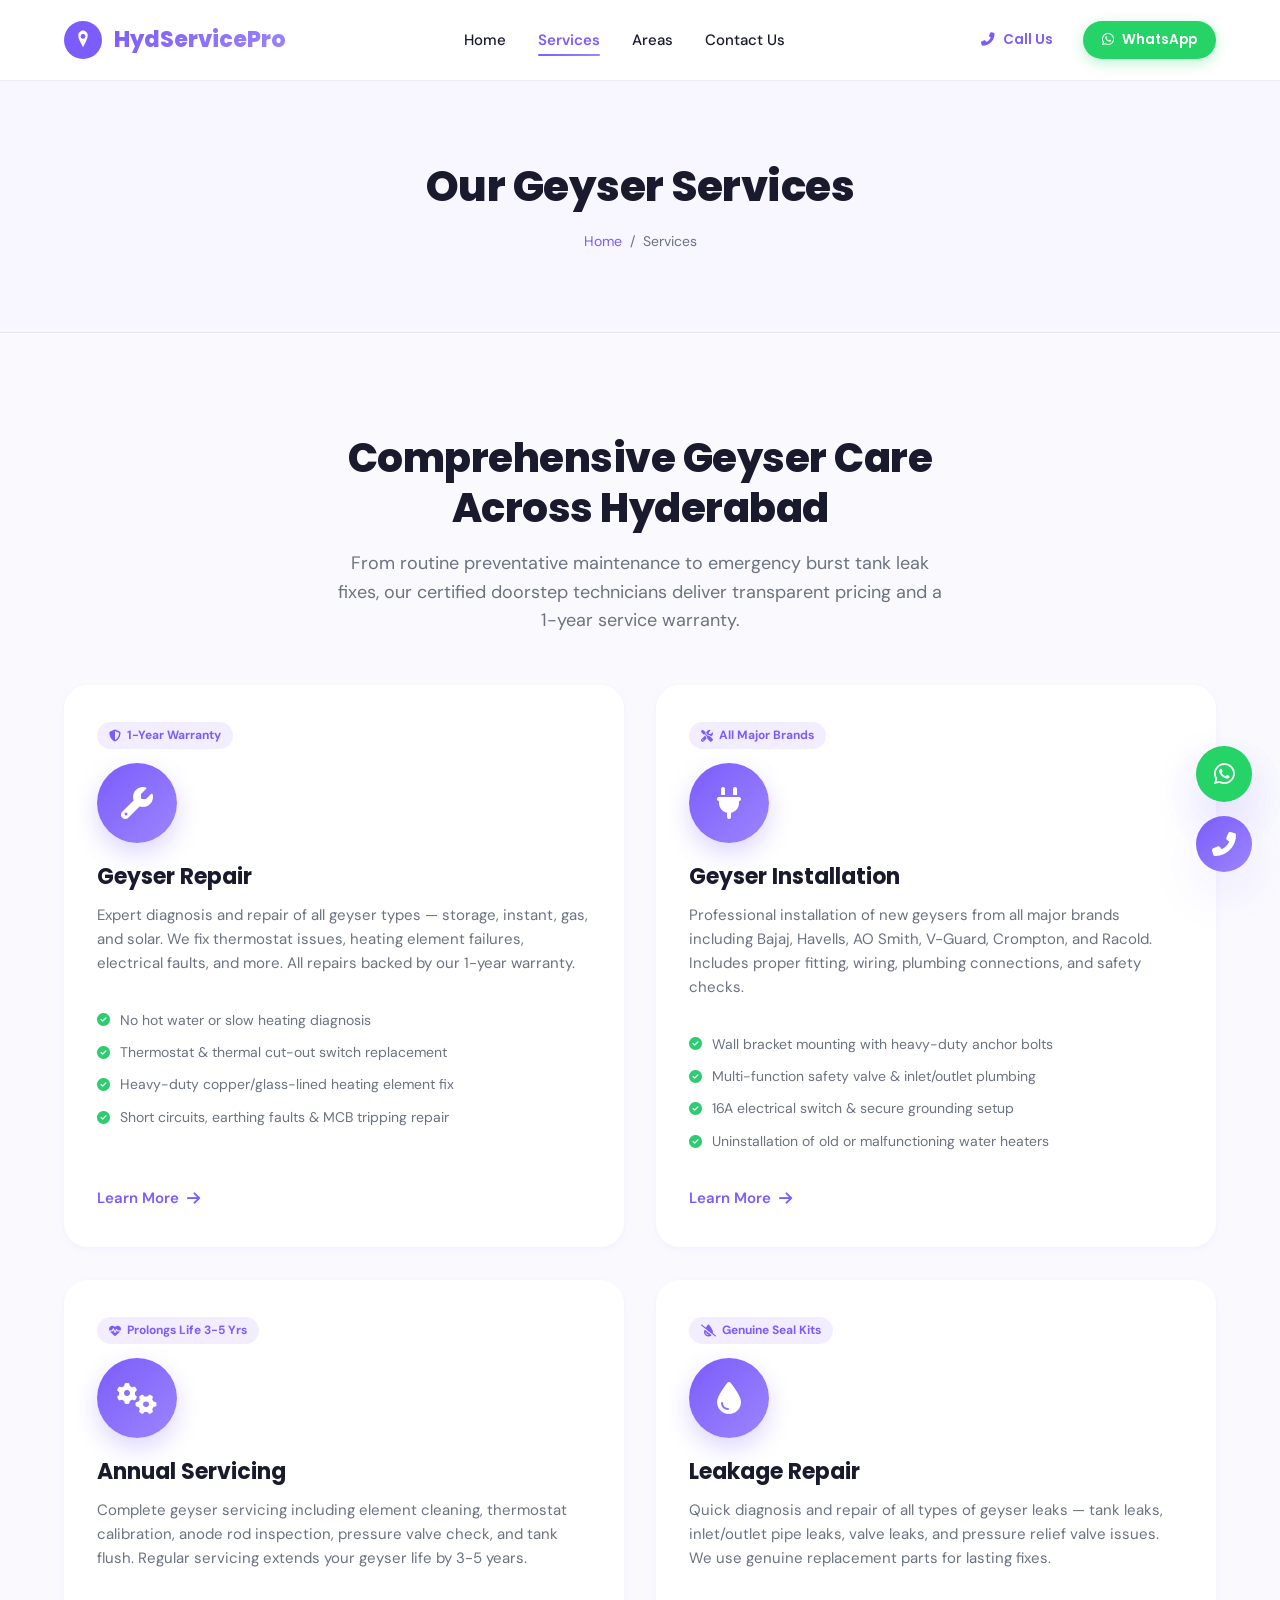
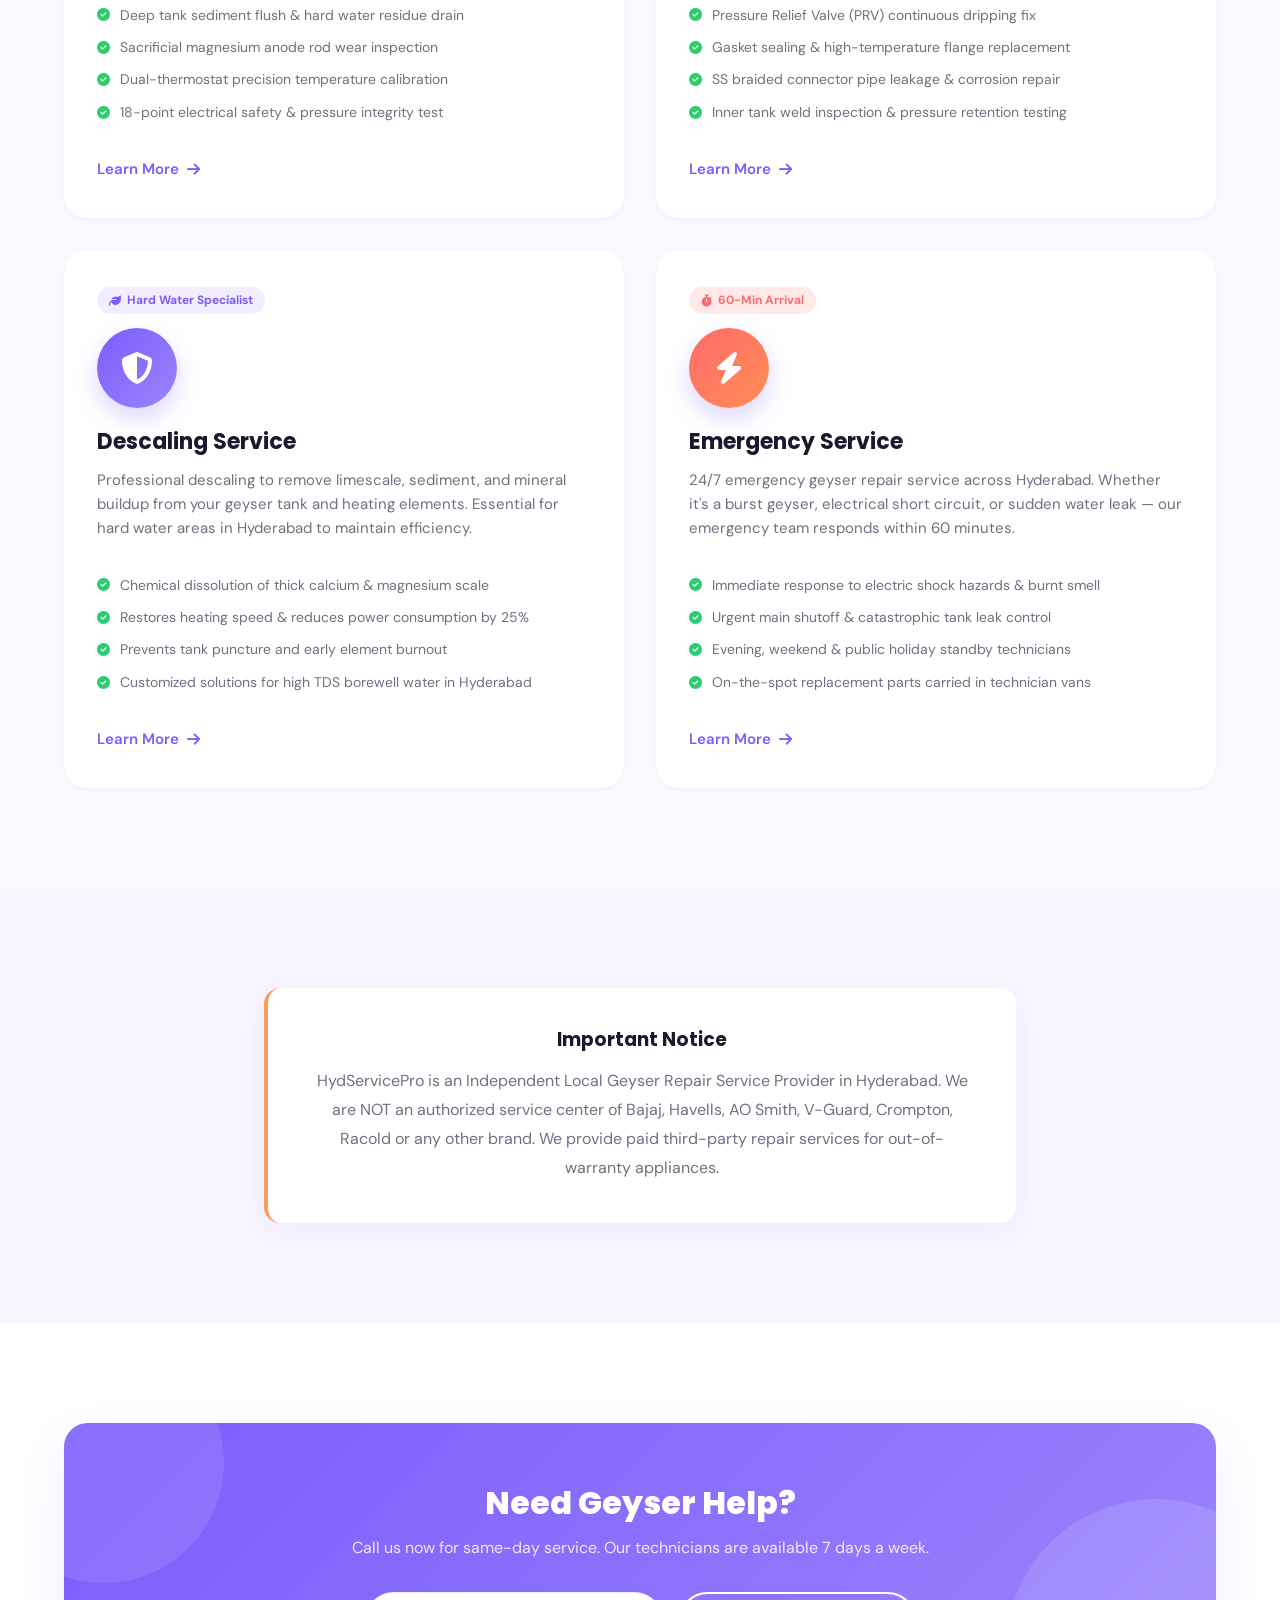
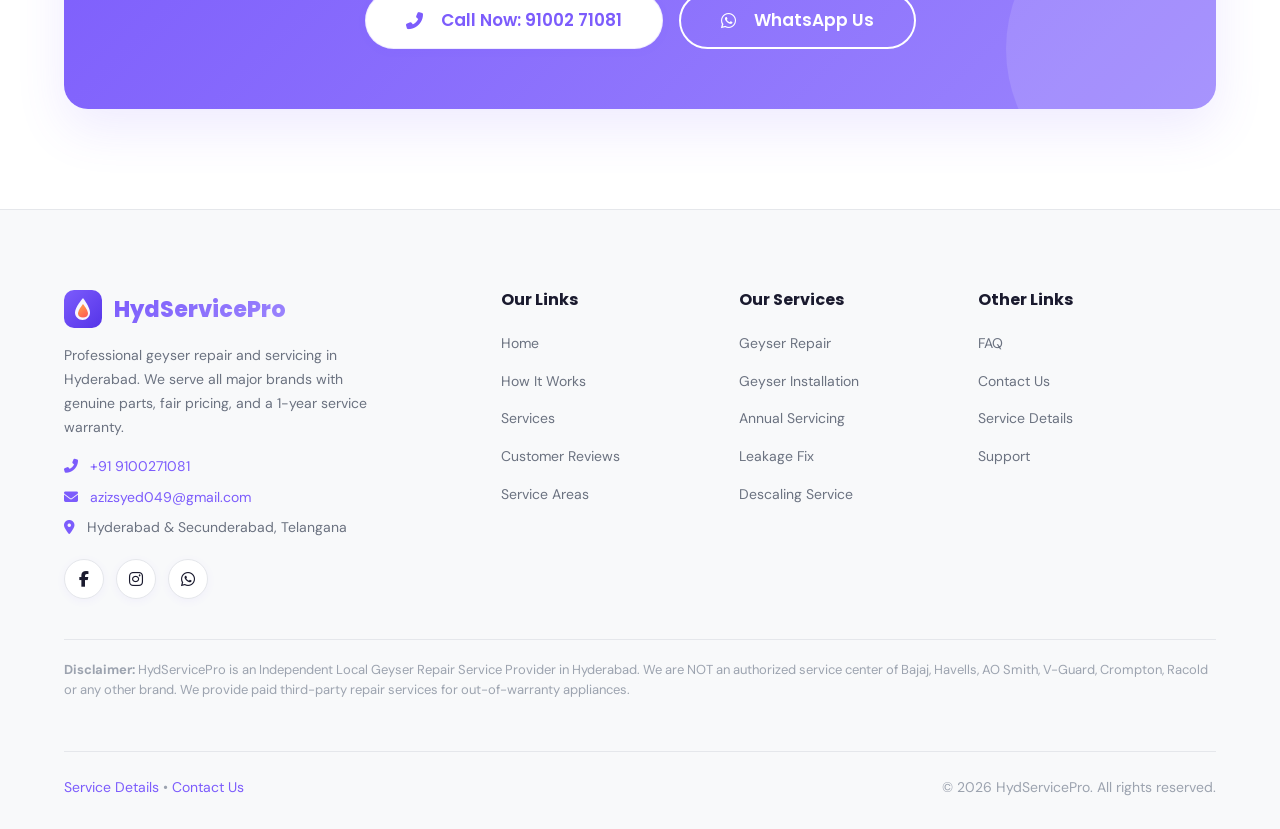
<file: services.html>
<!DOCTYPE html>
<html lang="en">
<head>
  <meta charset="UTF-8">
  <meta name="viewport" content="width=device-width, initial-scale=1.0">
  <title>Geyser Repair, Installation &amp; Descaling Hyderabad | HydServicePro</title>
  
  <!-- SEO Meta Tags -->
  <meta name="description" content="Doorstep geyser repair, installation, servicing, leakage repair and descaling across Hyderabad and Secunderabad. Call HydServicePro on 91002 71081.">
  <meta name="keywords" content="geyser repair hyderabad, water heater installation secunderabad, geyser servicing, geyser descaling hyderabad, emergency geyser repair, water heater leakage fix">
  <meta name="author" content="HydServicePro">
  <meta property="og:title" content="Our Services — HydServicePro | Expert Repair &amp; Installation">
  <meta property="og:description" content="Comprehensive geyser and water heater repair, installation, maintenance, descaling, and emergency services in Hyderabad. Certified doorstep technicians with 1-year warranty.">
  <meta property="og:type" content="website">

  <!-- Google Fonts (Poppins 600,700,800 + DM Sans 400,500,600,700) -->
  <link rel="preconnect" href="https://fonts.googleapis.com">
  <link rel="preconnect" href="https://fonts.gstatic.com" crossorigin>
  <link href="https://fonts.googleapis.com/css2?family=DM+Sans:ital,opsz,wght@0,9..40,400;0,9..40,500;0,9..40,600;0,9..40,700;1,9..40,400&family=Poppins:ital,wght@0,600;0,700;0,800;1,600&display=swap" rel="stylesheet">

  <!-- Font Awesome 6.x CDN -->
  <link rel="stylesheet" href="https://cdnjs.cloudflare.com/ajax/libs/font-awesome/6.5.1/css/all.min.css">

  <!-- Main Stylesheet -->
  <link rel="stylesheet" href="index.css">

  <style>
    /* 2-Column Grid Layout for Services Page */
    .services-grid-2col {
      display: grid;
      grid-template-columns: repeat(2, 1fr);
      gap: 32px;
    }
    @media (max-width: 900px) {
      .services-grid-2col {
        grid-template-columns: 1fr;
      }
    }
    .service-card {
      align-items: flex-start;
      text-align: left;
      padding: 36px 32px;
    }
    .service-card .service-icon {
      margin: 0 0 20px 0;
    }
    .service-card h3 {
      font-size: 22px;
      margin-bottom: 12px;
      color: var(--text-dark);
    }
    .service-badge {
      display: inline-flex;
      align-items: center;
      gap: 6px;
      font-size: 12px;
      font-weight: 700;
      padding: 4px 12px;
      border-radius: var(--radius-full);
      background: rgba(124, 92, 252, 0.1);
      color: var(--primary);
      margin-bottom: 14px;
    }
    .service-card-features {
      list-style: none;
      padding: 0;
      margin: 18px 0 24px 0;
      width: 100%;
    }
    .service-card-features li {
      font-size: 14px;
      color: var(--text-body);
      margin-bottom: 10px;
      display: flex;
      align-items: center;
      gap: 10px;
    }
    .service-card-features li i {
      color: var(--secondary);
      font-size: 13px;
      flex-shrink: 0;
    }
    .read-more {
      color: var(--primary);
      font-weight: 600;
      font-size: 15px;
      display: inline-flex;
      align-items: center;
      gap: 8px;
      text-decoration: none;
      transition: gap var(--transition-fast), color var(--transition-fast);
      margin-top: auto;
    }
    .read-more:hover {
      gap: 12px;
      color: var(--primary-dark);
    }
  </style>

  <link rel="canonical" href="https://geyser.hydservicepro.com/services.html">
  <meta name="robots" content="index, follow, max-image-preview:large">
  <meta property="og:type" content="website">
  <meta property="og:title" content="Geyser Repair, Installation &amp; Descaling Hyderabad | HydServicePro">
  <meta property="og:description" content="Doorstep geyser repair, installation, servicing, leakage repair and descaling across Hyderabad and Secunderabad. Call HydServicePro on 91002 71081.">
  <meta property="og:url" content="https://geyser.hydservicepro.com/services.html">
  <meta property="og:image" content="https://geyser.hydservicepro.com/images/hero-geyser.jpg">
  <meta name="twitter:card" content="summary_large_image">
</head>
<body>

  <!-- ==================== 1. NAVBAR ==================== -->
  <nav class="navbar" id="navbar">
    <div class="nav-container container">
      <a href="index.html" class="nav-logo" aria-label="HydServicePro Homepage">
        <svg width="32" height="32" viewBox="0 0 32 32" fill="none">
          <circle cx="16" cy="16" r="16" fill="#7C5CFC"/>
          <path d="M16 8c-2 0-4 2-4 4 0 3 2 6 4 10 2-4 4-7 4-10 0-2-2-4-4-4z" fill="white"/>
          <circle cx="16" cy="13" r="2" fill="#7C5CFC"/>
        </svg>
        <span>HydServicePro</span>
      </a>
      <ul class="nav-links">
        <li><a href="index.html">Home</a></li>
        <li><a href="services.html" class="active">Services</a></li>
        <li><a href="index.html#coverage">Areas</a></li>
        <li><a href="contact.html">Contact Us</a></li>
      </ul>
      <div class="nav-buttons">
        <a href="tel:+919100271081" class="btn btn-ghost"><i class="fas fa-phone-alt"></i> Call Us</a>
        <a href="https://wa.me/919100271081" target="_blank" rel="noopener noreferrer" class="btn btn-whatsapp"><i class="fab fa-whatsapp"></i> WhatsApp</a>
      </div>
      <button type="button" class="hamburger" id="hamburger" aria-label="Open navigation menu" aria-controls="nav-mobile" aria-expanded="false">
        <span></span><span></span><span></span>
      </button>
    </div>
    <div class="nav-mobile" id="nav-mobile" hidden>
      <a href="index.html">Home</a>
      <a href="services.html" class="active">Services</a>
      <a href="index.html#coverage">Areas</a>
      <a href="contact.html">Contact Us</a>
      <a href="tel:+919100271081" class="btn btn-primary"><i class="fas fa-phone-alt"></i> Call Now</a>
    </div>
  </nav>

  <main>
    <!-- ==================== 2. PAGE HERO ==================== -->
    <section class="page-hero">
      <div class="container">
        <h1>Our Geyser Services</h1>
        <div class="breadcrumb">
          <a href="index.html">Home</a> <span>/</span> <span>Services</span>
        </div>
      </div>
    </section>

    <!-- ==================== 3. SERVICES OVERVIEW (2-COLUMN GRID) ==================== -->
    <section class="section services-section">
      <div class="container">
        <div class="section-header" style="text-align:center;max-width:700px;margin:0 auto 50px auto;">
          <h2 class="section-title">Comprehensive Geyser Care Across Hyderabad</h2>
          <p class="section-subtitle">From routine preventative maintenance to emergency burst tank leak fixes, our certified doorstep technicians deliver transparent pricing and a 1-year service warranty.</p>
        </div>

        <div class="services-grid services-grid-2col">
          <!-- CARD 1: Geyser Repair -->
          <div class="service-card animate-on-scroll">
            <span class="service-badge"><i class="fas fa-shield-alt"></i> 1-Year Warranty</span>
            <div class="service-icon">
              <i class="fas fa-wrench"></i>
            </div>
            <h3>Geyser Repair</h3>
            <p>Expert diagnosis and repair of all geyser types — storage, instant, gas, and solar. We fix thermostat issues, heating element failures, electrical faults, and more. All repairs backed by our 1-year warranty.</p>
            <ul class="service-card-features">
              <li><i class="fas fa-check-circle"></i> No hot water or slow heating diagnosis</li>
              <li><i class="fas fa-check-circle"></i> Thermostat &amp; thermal cut-out switch replacement</li>
              <li><i class="fas fa-check-circle"></i> Heavy-duty copper/glass-lined heating element fix</li>
              <li><i class="fas fa-check-circle"></i> Short circuits, earthing faults &amp; MCB tripping repair</li>
            </ul>
            <a href="contact.html?service=repair" class="read-more">Learn More <i class="fas fa-arrow-right"></i></a>
          </div>

          <!-- CARD 2: Geyser Installation -->
          <div class="service-card animate-on-scroll">
            <span class="service-badge"><i class="fas fa-tools"></i> All Major Brands</span>
            <div class="service-icon">
              <i class="fas fa-plug"></i>
            </div>
            <h3>Geyser Installation</h3>
            <p>Professional installation of new geysers from all major brands including Bajaj, Havells, AO Smith, V-Guard, Crompton, and Racold. Includes proper fitting, wiring, plumbing connections, and safety checks.</p>
            <ul class="service-card-features">
              <li><i class="fas fa-check-circle"></i> Wall bracket mounting with heavy-duty anchor bolts</li>
              <li><i class="fas fa-check-circle"></i> Multi-function safety valve &amp; inlet/outlet plumbing</li>
              <li><i class="fas fa-check-circle"></i> 16A electrical switch &amp; secure grounding setup</li>
              <li><i class="fas fa-check-circle"></i> Uninstallation of old or malfunctioning water heaters</li>
            </ul>
            <a href="contact.html?service=installation" class="read-more">Learn More <i class="fas fa-arrow-right"></i></a>
          </div>

          <!-- CARD 3: Annual Servicing -->
          <div class="service-card animate-on-scroll">
            <span class="service-badge"><i class="fas fa-heartbeat"></i> Prolongs Life 3-5 Yrs</span>
            <div class="service-icon">
              <i class="fas fa-cogs"></i>
            </div>
            <h3>Annual Servicing</h3>
            <p>Complete geyser servicing including element cleaning, thermostat calibration, anode rod inspection, pressure valve check, and tank flush. Regular servicing extends your geyser life by 3-5 years.</p>
            <ul class="service-card-features">
              <li><i class="fas fa-check-circle"></i> Deep tank sediment flush &amp; hard water residue drain</li>
              <li><i class="fas fa-check-circle"></i> Sacrificial magnesium anode rod wear inspection</li>
              <li><i class="fas fa-check-circle"></i> Dual-thermostat precision temperature calibration</li>
              <li><i class="fas fa-check-circle"></i> 18-point electrical safety &amp; pressure integrity test</li>
            </ul>
            <a href="contact.html?service=servicing" class="read-more">Learn More <i class="fas fa-arrow-right"></i></a>
          </div>

          <!-- CARD 4: Leakage Repair -->
          <div class="service-card animate-on-scroll">
            <span class="service-badge"><i class="fas fa-tint-slash"></i> Genuine Seal Kits</span>
            <div class="service-icon">
              <i class="fas fa-tint"></i>
            </div>
            <h3>Leakage Repair</h3>
            <p>Quick diagnosis and repair of all types of geyser leaks — tank leaks, inlet/outlet pipe leaks, valve leaks, and pressure relief valve issues. We use genuine replacement parts for lasting fixes.</p>
            <ul class="service-card-features">
              <li><i class="fas fa-check-circle"></i> Pressure Relief Valve (PRV) continuous dripping fix</li>
              <li><i class="fas fa-check-circle"></i> Gasket sealing &amp; high-temperature flange replacement</li>
              <li><i class="fas fa-check-circle"></i> SS braided connector pipe leakage &amp; corrosion repair</li>
              <li><i class="fas fa-check-circle"></i> Inner tank weld inspection &amp; pressure retention testing</li>
            </ul>
            <a href="contact.html?service=leakage" class="read-more">Learn More <i class="fas fa-arrow-right"></i></a>
          </div>

          <!-- CARD 5: Descaling Service -->
          <div class="service-card animate-on-scroll">
            <span class="service-badge"><i class="fas fa-leaf"></i> Hard Water Specialist</span>
            <div class="service-icon">
              <i class="fas fa-shield-alt"></i>
            </div>
            <h3>Descaling Service</h3>
            <p>Professional descaling to remove limescale, sediment, and mineral buildup from your geyser tank and heating elements. Essential for hard water areas in Hyderabad to maintain efficiency.</p>
            <ul class="service-card-features">
              <li><i class="fas fa-check-circle"></i> Chemical dissolution of thick calcium &amp; magnesium scale</li>
              <li><i class="fas fa-check-circle"></i> Restores heating speed &amp; reduces power consumption by 25%</li>
              <li><i class="fas fa-check-circle"></i> Prevents tank puncture and early element burnout</li>
              <li><i class="fas fa-check-circle"></i> Customized solutions for high TDS borewell water in Hyderabad</li>
            </ul>
            <a href="contact.html?service=descaling" class="read-more">Learn More <i class="fas fa-arrow-right"></i></a>
          </div>

          <!-- CARD 6: Emergency Service -->
          <div class="service-card animate-on-scroll">
            <span class="service-badge" style="background:rgba(255,107,107,0.15);color:var(--accent);"><i class="fas fa-stopwatch"></i> 60-Min Arrival</span>
            <div class="service-icon" style="background:linear-gradient(135deg, #FF6B6B 0%, #FF8E53 100%);">
              <i class="fas fa-bolt"></i>
            </div>
            <h3>Emergency Service</h3>
            <p>24/7 emergency geyser repair service across Hyderabad. Whether it's a burst geyser, electrical short circuit, or sudden water leak — our emergency team responds within 60 minutes.</p>
            <ul class="service-card-features">
              <li><i class="fas fa-check-circle"></i> Immediate response to electric shock hazards &amp; burnt smell</li>
              <li><i class="fas fa-check-circle"></i> Urgent main shutoff &amp; catastrophic tank leak control</li>
              <li><i class="fas fa-check-circle"></i> Evening, weekend &amp; public holiday standby technicians</li>
              <li><i class="fas fa-check-circle"></i> On-the-spot replacement parts carried in technician vans</li>
            </ul>
            <a href="contact.html?service=emergency" class="read-more">Learn More <i class="fas fa-arrow-right"></i></a>
          </div>
        </div>
      </div>
    </section>

    <!-- ==================== 4. BRAND DISCLAIMER SECTION ==================== -->
    <section class="section" style="background:var(--bg-light)">
      <div class="container" style="max-width:800px;text-align:center">
        <div style="background:white;border-radius:16px;padding:40px;box-shadow:0 8px 30px rgba(124,92,252,0.08);border-left:4px solid #FF9A5C">
          <h3 style="margin-bottom:16px">Important Notice</h3>
          <p style="color:var(--text-body);line-height:1.8">HydServicePro is an Independent Local Geyser Repair Service Provider in Hyderabad. We are NOT an authorized service center of Bajaj, Havells, AO Smith, V-Guard, Crompton, Racold or any other brand. We provide paid third-party repair services for out-of-warranty appliances.</p>
        </div>
      </div>
    </section>

    <!-- ==================== 5. CTA SECTION ==================== -->
    <section class="section">
      <div class="container">
        <div class="newsletter-section">
          <h2>Need Geyser Help?</h2>
          <p>Call us now for same-day service. Our technicians are available 7 days a week.</p>
          <div style="display:flex;gap:16px;justify-content:center;margin-top:32px;flex-wrap:wrap">
            <a href="tel:+919100271081" class="btn btn-white btn-lg"><i class="fas fa-phone-alt" style="margin-right:8px"></i>Call Now: 91002 71081</a>
            <a href="https://wa.me/919100271081" target="_blank" rel="noopener noreferrer" class="btn btn-outline btn-lg" style="border-color:white;color:white"><i class="fab fa-whatsapp" style="margin-right:8px"></i>WhatsApp Us</a>
          </div>
        </div>
      </div>
    </section>
  </main>

  <!-- ==================== 6. FOOTER ==================== -->
  <footer class="footer">
    <div class="container">
      <div class="footer-grid">
        <!-- Brand Column -->
        <div class="footer-brand">
          <a href="index.html" class="nav-logo" aria-label="HydServicePro Homepage">
            <svg width="34" height="34" viewBox="0 0 38 38" fill="none" xmlns="http://www.w3.org/2000/svg" aria-hidden="true">
              <rect width="38" height="38" rx="10" fill="url(#footer_logo_grad)" />
              <path d="M19 8C19 8 11 17 11 22.5C11 26.64 14.36 30 18.5 30C22.64 30 26 26.64 26 22.5C26 17 19 8 19 8Z" fill="white" fill-opacity="0.95" />
              <path d="M19 14C19 14 14 20.2 14 23.5C14 26 16 27.5 19 27.5C22 27.5 24 26 24 23.5C24 20.2 19 14 19 14Z" fill="url(#footer_flame_grad)" />
              <defs>
                <linearGradient id="footer_logo_grad" x1="0" y1="0" x2="38" y2="38" gradientUnits="userSpaceOnUse">
                  <stop stop-color="#7C5CFC" />
                  <stop offset="1" stop-color="#5534E8" />
                </linearGradient>
                <linearGradient id="footer_flame_grad" x1="14" y1="14" x2="24" y2="28" gradientUnits="userSpaceOnUse">
                  <stop stop-color="#FFA84A" />
                  <stop offset="1" stop-color="#FF5252" />
                </linearGradient>
              </defs>
            </svg>
            <span>HydServicePro</span>
          </a>
          <p>Professional geyser repair and servicing in Hyderabad. We serve all major brands with genuine parts, fair pricing, and a 1-year service warranty.</p>
          <div class="footer-contact-info" style="margin-top:16px;display:flex;flex-direction:column;gap:8px;font-size:14px;color:var(--text-body);">
            <div><i class="fas fa-phone-alt" style="color:var(--primary);margin-right:8px"></i> <a href="tel:+919100271081">+91 9100271081</a></div>
            <div><i class="fas fa-envelope" style="color:var(--primary);margin-right:8px"></i> <a href="mailto:azizsyed049@gmail.com">azizsyed049@gmail.com</a></div>
            <div><i class="fas fa-map-marker-alt" style="color:var(--primary);margin-right:8px"></i> Hyderabad &amp; Secunderabad, Telangana</div>
          </div>
          <div class="social-links">
            <a href="https://facebook.com" class="social-link" target="_blank" rel="noopener noreferrer" aria-label="Facebook"><i class="fab fa-facebook-f"></i></a>
            <a href="https://instagram.com" class="social-link" target="_blank" rel="noopener noreferrer" aria-label="Instagram"><i class="fab fa-instagram"></i></a>
            <a href="https://wa.me/919100271081" class="social-link" target="_blank" rel="noopener noreferrer" aria-label="WhatsApp"><i class="fab fa-whatsapp"></i></a>
          </div>
        </div>

        <!-- Col 1: Our Links -->
        <div class="footer-col">
          <h4>Our Links</h4>
          <ul>
            <li><a href="index.html">Home</a></li>
            <li><a href="index.html#how-it-works">How It Works</a></li>
            <li><a href="services.html">Services</a></li>
            <li><a href="index.html#testimonials">Customer Reviews</a></li>
            <li><a href="index.html#coverage">Service Areas</a></li>
          </ul>
        </div>

        <!-- Col 2: Our Services -->
        <div class="footer-col">
          <h4>Our Services</h4>
          <ul>
            <li><a href="services.html">Geyser Repair</a></li>
            <li><a href="services.html">Geyser Installation</a></li>
            <li><a href="services.html">Annual Servicing</a></li>
            <li><a href="services.html">Leakage Fix</a></li>
            <li><a href="services.html">Descaling Service</a></li>
          </ul>
        </div>

        <!-- Col 3: Other Links -->
        <div class="footer-col">
          <h4>Other Links</h4>
          <ul>
            <li><a href="contact.html">FAQ</a></li>
            <li><a href="contact.html">Contact Us</a></li>
            <li><a href="services.html">Service Details</a></li>
            <li><a href="contact.html">Support</a></li>
          </ul>
        </div>
      </div>

      <!-- Independent Service Provider Disclaimer -->
      <div class="footer-disclaimer" style="margin-top:40px;padding-top:20px;border-top:1px solid var(--border);font-size:13px;color:var(--text-light);line-height:1.6;">
        <p><strong>Disclaimer:</strong> HydServicePro is an Independent Local Geyser Repair Service Provider in Hyderabad. We are NOT an authorized service center of Bajaj, Havells, AO Smith, V-Guard, Crompton, Racold or any other brand. We provide paid third-party repair services for out-of-warranty appliances.</p>
      </div>

      <div class="footer-bottom">
        <span><a href="services.html">Service Details</a> &bull; <a href="contact.html">Contact Us</a></span>
        <span>&copy; 2026 HydServicePro. All rights reserved.</span>
      </div>
    </div>
  </footer>

  <!-- ==================== 7. FLOATING ACTION BUTTONS ==================== -->
  <div class="fab-container">
    <a href="https://wa.me/919100271081" target="_blank" rel="noopener noreferrer" class="fab fab-whatsapp" title="WhatsApp" aria-label="WhatsApp"><i class="fab fa-whatsapp"></i></a>
    <a href="tel:+919100271081" class="fab fab-call" title="Call Now" aria-label="Call Now"><i class="fas fa-phone-alt"></i></a>
  </div>

  <!-- Scripts -->
  <script src="script.js"></script>
</body>
</html>
</file>
<file: index.css>
/* ==========================================================================
   HydServicePro DESIGN SYSTEM (HYDERABAD, INDIA)
   SaaS-Style Geyser Repair & Maintenance Platform
   ========================================================================== */

/* --- 1. Typography & Google Fonts --- */
@import url('https://fonts.googleapis.com/css2?family=DM+Sans:ital,opsz,wght@0,9..40,400;0,9..40,500;0,9..40,600;1,9..40,400&family=Poppins:wght@600;700;800&display=swap');

/* --- 2. CSS Custom Properties --- */
:root {
  --primary: #7C5CFC;
  --primary-light: #9B85FD;
  --primary-dark: #5A3ED9;
  --primary-gradient: linear-gradient(135deg, #7C5CFC 0%, #9B85FD 100%);
  --secondary: #2ECC71;
  --accent: #FF6B6B;
  --accent-orange: #FF9A5C;
  --bg-white: #FFFFFF;
  --bg-light: #F8F6FF;
  --bg-section: #FAFAFE;
  --text-dark: #1A1A2E;
  --text-body: #6B7280;
  --text-light: #9CA3AF;
  --border: #E5E7EB;
  --shadow-sm: 0 2px 8px rgba(124, 92, 252, 0.06);
  --shadow-md: 0 8px 30px rgba(124, 92, 252, 0.08);
  --shadow-lg: 0 20px 50px rgba(124, 92, 252, 0.12);
  --radius-sm: 8px;
  --radius-md: 12px;
  --radius-lg: 16px;
  --radius-xl: 24px;
  --radius-full: 50px;

  --font-heading: 'Poppins', sans-serif;
  --font-body: 'DM Sans', sans-serif;
  --base-font-size: 16px;
  --line-height-base: 1.6;
}

/* --- 3. Base & Reset --- */
*, *::before, *::after {
  box-sizing: border-box;
  margin: 0;
  padding: 0;
}

html {
  font-size: var(--base-font-size);
  scroll-behavior: smooth;
}

body {
  font-family: var(--font-body);
  font-size: 1rem;
  line-height: var(--line-height-base);
  color: var(--text-body);
  background-color: var(--bg-white);
  -webkit-font-smoothing: antialiased;
  -moz-osx-font-smoothing: grayscale;
  overflow-x: hidden;
}

h1, h2, h3, h4, h5, h6 {
  font-family: var(--font-heading);
  color: var(--text-dark);
  line-height: 1.25;
  font-weight: 700;
}

p {
  margin-bottom: 1rem;
}

p:last-child {
  margin-bottom: 0;
}

a {
  color: var(--primary);
  text-decoration: none;
  transition: color 0.2s ease;
}

a:hover {
  color: var(--primary-dark);
}

img, svg {
  display: block;
  max-width: 100%;
  height: auto;
}

ul, ol {
  list-style: none;
}

button, input, textarea, select {
  font-family: inherit;
  font-size: inherit;
}

/* --- 4. Layout --- */
.container {
  max-width: 1200px;
  margin: 0 auto;
  padding: 0 24px;
  width: 100%;
}

.section {
  padding: 100px 0;
  position: relative;
}

.section-title {
  font-family: var(--font-heading);
  font-size: 40px;
  font-weight: 800;
  color: var(--text-dark);
  text-align: center;
  letter-spacing: -0.5px;
  margin-bottom: 16px;
}

.section-subtitle {
  font-size: 18px;
  color: var(--text-body);
  text-align: center;
  max-width: 620px;
  margin: 0 auto 56px auto;
  line-height: 1.6;
}

/* --- 5. Navigation --- */
.navbar {
  position: sticky;
  top: 0;
  width: 100%;
  background: rgba(255, 255, 255, 0.8);
  backdrop-filter: blur(20px);
  -webkit-backdrop-filter: blur(20px);
  z-index: 1000;
  border-bottom: 1px solid rgba(229, 231, 235, 0.7);
  transition: background-color 0.3s ease, box-shadow 0.3s ease;
}

.navbar.scrolled {
  background: rgba(255, 255, 255, 0.96);
  box-shadow: var(--shadow-md);
  border-bottom-color: transparent;
}

.nav-container {
  display: flex;
  justify-content: space-between;
  align-items: center;
  height: 80px;
}

.nav-logo {
  display: flex;
  align-items: center;
  gap: 12px;
  font-family: var(--font-heading);
  font-size: 22px;
  font-weight: 800;
  color: var(--text-dark);
  text-decoration: none;
}

.nav-logo svg,
.nav-logo img {
  width: 38px;
  height: 38px;
  flex-shrink: 0;
}

.nav-logo span {
  background: var(--primary-gradient);
  -webkit-background-clip: text;
  -webkit-text-fill-color: transparent;
}

.nav-links {
  display: flex;
  align-items: center;
  gap: 32px;
  list-style: none;
}

.nav-links a {
  color: var(--text-dark);
  font-weight: 500;
  font-size: 15px;
  text-decoration: none;
  position: relative;
  padding: 6px 0;
  transition: color 0.2s ease;
}

.nav-links a:hover {
  color: var(--primary);
}

.nav-links a.active {
  color: var(--primary);
  font-weight: 600;
}

.nav-links a.active::after {
  content: '';
  position: absolute;
  bottom: 0;
  left: 0;
  width: 100%;
  height: 2px;
  background: var(--primary-gradient);
  border-radius: var(--radius-full);
}

.nav-buttons {
  display: flex;
  align-items: center;
  gap: 12px;
}

.nav-buttons .btn {
  padding: 8px 18px;
  font-size: 13.5px;
  font-weight: 600;
  border-radius: var(--radius-full);
  line-height: 1.2;
  height: 38px;
  gap: 8px;
  white-space: nowrap;
}

.btn-whatsapp {
  background: #25D366;
  color: #ffffff;
  box-shadow: 0 4px 14px rgba(37, 211, 102, 0.3);
  border: none;
  display: inline-flex;
  align-items: center;
  justify-content: center;
  gap: 8px;
  border-radius: var(--radius-full);
  font-family: var(--font-heading);
  font-weight: 600;
  text-decoration: none;
  cursor: pointer;
  transition: all 0.3s ease;
}

.btn-whatsapp:hover {
  background: #20ba59;
  color: #ffffff;
  transform: translateY(-2px);
  box-shadow: 0 6px 18px rgba(37, 211, 102, 0.45);
}

.btn-login:hover {
  color: var(--primary);
  background: rgba(124, 92, 252, 0.08);
}

.btn-signup {
  background: var(--primary-gradient);
  color: var(--bg-white);
  font-weight: 600;
  padding: 10px 24px;
  border-radius: var(--radius-full);
  border: none;
  cursor: pointer;
  box-shadow: 0 4px 14px rgba(124, 92, 252, 0.3);
  transition: all 0.3s ease;
  text-decoration: none;
  display: inline-flex;
  align-items: center;
  justify-content: center;
  font-family: var(--font-heading);
  font-size: 14px;
}

.btn-signup:hover {
  color: var(--bg-white);
  transform: translateY(-2px);
  box-shadow: 0 6px 20px rgba(124, 92, 252, 0.45);
}

.hamburger {
  display: none;
  position: relative;
  flex-shrink: 0;
  width: 44px;
  height: 44px;
  background: transparent;
  border: none;
  cursor: pointer;
  padding: 0;
  z-index: 1001;
}

.hamburger span {
  position: absolute;
  left: 8px;
  top: 21px;
  width: 28px;
  height: 2px;
  background-color: var(--text-dark);
  border-radius: 4px;
  transition: all 0.3s ease;
}

.hamburger span:nth-child(1) { transform: translateY(-8px); }
.hamburger span:nth-child(3) { transform: translateY(8px); }

.hamburger:focus-visible {
  outline: 2px solid var(--primary);
  outline-offset: 2px;
  border-radius: 8px;
}

.hamburger.active span:nth-child(1) {
  transform: rotate(45deg);
}

.hamburger.active span:nth-child(2) {
  opacity: 0;
  transform: translateX(-10px);
}

.hamburger.active span:nth-child(3) {
  transform: rotate(-45deg);
}

.nav-mobile {
  display: none;
  position: absolute;
  top: 100%;
  left: 0;
  width: 100%;
  background: var(--bg-white);
  border-bottom: 1px solid var(--border);
  box-shadow: var(--shadow-lg);
  padding: 24px;
  flex-direction: column;
  gap: 16px;
  animation: slideIn 0.3s ease forwards;
}

.nav-mobile[hidden] {
  display: none;
}

.nav-mobile > a:not(.btn) {
  display: flex;
  align-items: center;
  min-height: 44px;
  color: var(--text-dark);
  font-weight: 600;
}

.nav-mobile > a:hover,
.nav-mobile > a:focus-visible,
.nav-mobile > a.active {
  color: var(--primary);
}

.nav-mobile > .btn:hover,
.nav-mobile > .btn:focus-visible {
  color: white;
}

@media (max-width: 1024px) {
  .nav-container > .nav-links,
  .nav-container > .nav-buttons {
    display: none;
  }

  .hamburger { display: block; }

  .nav-mobile.active:not([hidden]) {
    display: flex;
    max-height: calc(100vh - 80px);
    max-height: calc(100dvh - 80px);
    overflow-y: auto;
    overscroll-behavior: contain;
  }
}

.nav-mobile .nav-links {
  flex-direction: column;
  align-items: flex-start;
  gap: 16px;
  width: 100%;
}

.nav-mobile .nav-links a {
  font-size: 17px;
  width: 100%;
  padding: 8px 0;
}

.nav-mobile .nav-buttons {
  flex-direction: column;
  width: 100%;
  gap: 12px;
  padding-top: 16px;
  border-top: 1px solid var(--border);
}

.nav-mobile .btn,
.nav-mobile .btn-login,
.nav-mobile .btn-signup {
  width: 100%;
  text-align: center;
  justify-content: center;
}

/* --- 6. Buttons --- */
.btn {
  display: inline-flex;
  align-items: center;
  justify-content: center;
  gap: 10px;
  padding: 14px 32px;
  border-radius: var(--radius-full);
  font-family: var(--font-heading);
  font-size: 15px;
  font-weight: 600;
  text-align: center;
  text-decoration: none;
  cursor: pointer;
  border: 1px solid transparent;
  transition: all 0.3s ease;
  line-height: 1;
  white-space: nowrap;
}

.btn:active {
  transform: translateY(0);
}

.btn-primary {
  background: var(--primary-gradient);
  color: var(--bg-white);
  box-shadow: var(--shadow-sm);
  border-color: transparent;
}

.btn-primary:hover {
  color: var(--bg-white);
  transform: translateY(-2px);
  box-shadow: var(--shadow-md);
  filter: brightness(1.05);
}

.btn-outline {
  background: transparent;
  border: 2px solid var(--primary);
  color: var(--primary);
}

.btn-outline:hover {
  background: var(--primary);
  color: var(--bg-white);
  transform: translateY(-2px);
  box-shadow: var(--shadow-sm);
}

.btn-ghost {
  background: transparent;
  color: var(--primary);
  border: none;
}

.btn-ghost:hover {
  background: rgba(124, 92, 252, 0.1);
  color: var(--primary-dark);
}

.btn-white {
  background: var(--bg-white);
  color: var(--primary);
  box-shadow: var(--shadow-sm);
  border: 1px solid rgba(124, 92, 252, 0.12);
}

.btn-white:hover {
  background: var(--bg-white);
  color: var(--primary-dark);
  transform: translateY(-2px);
  box-shadow: var(--shadow-md);
}

.btn-lg {
  padding: 18px 40px;
  font-size: 17px;
}

.btn-sm {
  padding: 10px 20px;
  font-size: 13px;
}

/* --- 7. Hero Section --- */
.hero {
  min-height: 90vh;
  display: flex;
  align-items: center;
  position: relative;
  overflow: hidden;
  background-color: var(--bg-light);
  padding: 90px 0;
}

.hero::before {
  content: '';
  position: absolute;
  top: -15%;
  right: -8%;
  width: 520px;
  height: 520px;
  background: radial-gradient(circle, rgba(124, 92, 252, 0.15) 0%, rgba(124, 92, 252, 0) 70%);
  border-radius: 50%;
  pointer-events: none;
}

.hero::after {
  content: '';
  position: absolute;
  bottom: -15%;
  left: -8%;
  width: 480px;
  height: 480px;
  background: radial-gradient(circle, rgba(155, 133, 253, 0.12) 0%, rgba(155, 133, 253, 0) 70%);
  border-radius: 50%;
  pointer-events: none;
}

.hero-content {
  display: flex;
  align-items: center;
  gap: 60px;
  position: relative;
  z-index: 2;
  width: 100%;
}

.hero-text {
  flex: 1;
  max-width: 560px;
}

.hero-text h1 {
  font-size: 52px;
  font-weight: 800;
  line-height: 1.15;
  color: var(--text-dark);
  letter-spacing: -1px;
}

.hero-text h1 .highlight {
  color: var(--primary);
  position: relative;
  display: inline-block;
  white-space: nowrap;
}

.hero-text h1 .highlight::after {
  content: '';
  position: absolute;
  left: 0;
  bottom: 4px;
  width: 100%;
  height: 8px;
  background: rgba(124, 92, 252, 0.2);
  border-radius: var(--radius-full);
  z-index: -1;
}

.hero-text p {
  font-size: 18px;
  color: var(--text-body);
  margin: 24px 0 32px 0;
  line-height: 1.7;
}

.hero-cta-group {
  display: flex;
  align-items: center;
  gap: 16px;
  margin-bottom: 36px;
  flex-wrap: wrap;
}

.hero-visual {
  flex: 1;
  position: relative;
  min-height: 480px;
  display: flex;
  align-items: center;
  justify-content: center;
}

.hero-visual-center {
  width: 100%;
  max-width: 440px;
  border-radius: var(--radius-xl);
  overflow: hidden;
  box-shadow: 0 20px 45px rgba(124, 92, 252, 0.16), 0 4px 12px rgba(0, 0, 0, 0.05);
  border: 4px solid var(--bg-white);
  position: relative;
  z-index: 1;
}

.hero-main-img {
  width: 100%;
  height: 380px;
  display: block;
  object-fit: cover;
  border-radius: calc(var(--radius-xl) - 4px);
  transition: transform 0.5s ease;
}

.hero-visual:hover .hero-main-img {
  transform: scale(1.03);
}

.hero-card {
  position: absolute;
  background: var(--bg-white);
  border-radius: var(--radius-lg);
  box-shadow: var(--shadow-md);
  padding: 20px 24px;
  border: 1px solid rgba(124, 92, 252, 0.08);
  animation: float 3s ease-in-out infinite;
  z-index: 3;
}

.hero-stats-card {
  top: 8%;
  right: 2%;
  display: flex;
  align-items: center;
  gap: 16px;
  animation-delay: 0.4s;
}

.hero-stats-card .stat-badge {
  width: 48px;
  height: 48px;
  border-radius: var(--radius-md);
  background: #E8FFF0;
  color: var(--secondary);
  display: flex;
  align-items: center;
  justify-content: center;
  font-size: 22px;
}

.hero-stats-card .stat-copy h5 {
  font-size: 17px;
  font-weight: 700;
  color: var(--text-dark);
}

.hero-stats-card .stat-copy p {
  font-size: 13px;
  color: var(--text-body);
  margin: 0;
}

.hero-graph-card {
  bottom: 8%;
  left: 2%;
  min-width: 250px;
  animation-delay: 1.5s;
}

.hero-graph-card .graph-top {
  display: flex;
  justify-content: space-between;
  align-items: center;
  margin-bottom: 12px;
}

.hero-graph-card .graph-top span {
  font-size: 13px;
  font-weight: 600;
  color: var(--text-dark);
}

.hero-graph-card .graph-indicator {
  display: inline-flex;
  align-items: center;
  gap: 6px;
  font-size: 12px;
  color: var(--secondary);
  font-weight: 600;
}

.hero-graph-card .graph-indicator::before {
  content: '';
  width: 8px;
  height: 8px;
  background: var(--secondary);
  border-radius: 50%;
  animation: pulse 1.8s infinite;
}

.hero-graph-card .graph-bars {
  display: flex;
  align-items: flex-end;
  gap: 10px;
  height: 60px;
  padding-top: 8px;
}

.hero-graph-card .graph-bar {
  flex: 1;
  background: rgba(124, 92, 252, 0.15);
  border-radius: 4px;
}

.hero-graph-card .graph-bar.active {
  background: var(--primary-gradient);
}

/* --- 8. Stats Section --- */
.stats-section {
  padding: 80px 0;
  background-color: var(--bg-white);
  border-bottom: 1px solid var(--border);
}

.stats-grid {
  display: grid;
  grid-template-columns: repeat(3, 1fr);
  gap: 40px;
  max-width: 800px;
  margin: 0 auto;
}

.stat-item {
  text-align: center;
}

.stat-icon {
  width: 64px;
  height: 64px;
  border-radius: 50%;
  display: flex;
  align-items: center;
  justify-content: center;
  margin: 0 auto 18px auto;
  font-size: 26px;
  transition: transform 0.3s ease;
}

.stat-item:hover .stat-icon {
  transform: scale(1.1);
}

.stat-icon.green {
  background-color: #E8FFF0;
  color: var(--secondary);
}

.stat-icon.purple {
  background-color: #F0ECFF;
  color: var(--primary);
}

.stat-icon.coral {
  background-color: #FFF0EC;
  color: var(--accent);
}

.stat-number {
  font-family: var(--font-heading);
  font-size: 40px;
  font-weight: 800;
  color: var(--text-dark);
  line-height: 1.2;
}

.stat-label {
  color: var(--text-body);
  font-size: 14px;
  font-weight: 500;
  margin-top: 6px;
}

/* --- 9. Service Cards --- */
.services-section {
  background-color: var(--bg-section);
}

.services-grid {
  display: grid;
  grid-template-columns: repeat(3, 1fr);
  gap: 30px;
}

.service-card {
  background: var(--bg-white);
  border-radius: var(--radius-xl);
  padding: 40px 30px;
  box-shadow: var(--shadow-sm);
  text-align: center;
  transition: all 0.4s cubic-bezier(0.16, 1, 0.3, 1);
  border: 1px solid transparent;
  display: flex;
  flex-direction: column;
  align-items: center;
  position: relative;
  overflow: hidden;
}

.service-card::before {
  content: '';
  position: absolute;
  top: 0;
  left: 0;
  right: 0;
  height: 4px;
  background: var(--primary-gradient);
  opacity: 0;
  transition: opacity 0.3s ease;
}

.service-card:hover {
  box-shadow: var(--shadow-lg);
  transform: translateY(-8px);
  border-color: rgba(124, 92, 252, 0.2);
}

.service-card:hover::before {
  opacity: 1;
}

.service-icon {
  width: 80px;
  height: 80px;
  border-radius: 50%;
  margin: 0 auto 24px auto;
  display: flex;
  align-items: center;
  justify-content: center;
  background: var(--primary-gradient);
  color: var(--bg-white);
  font-size: 32px;
  box-shadow: 0 10px 25px rgba(124, 92, 252, 0.25);
  transition: transform 0.3s ease;
}

.service-card:hover .service-icon {
  transform: scale(1.08) rotate(3deg);
}

.service-card h3 {
  font-size: 20px;
  margin-bottom: 12px;
  font-weight: 700;
  color: var(--text-dark);
}

.service-card p {
  color: var(--text-body);
  font-size: 15px;
  line-height: 1.6;
}

/* --- 10. Features Section --- */
.features-section {
  background-color: var(--bg-white);
}

.features-content {
  display: flex;
  align-items: center;
  gap: 80px;
}

.features-text {
  flex: 1;
}

.features-visual {
  flex: 1;
  position: relative;
}

.features-visual img {
  border-radius: var(--radius-xl);
  box-shadow: var(--shadow-lg);
}

.feature-list {
  display: flex;
  flex-direction: column;
}

.feature-item {
  display: flex;
  align-items: flex-start;
  gap: 16px;
  margin-bottom: 24px;
  padding: 20px;
  border-radius: var(--radius-lg);
  border: 1px solid transparent;
  transition: all 0.3s ease;
}

.feature-item:last-child {
  margin-bottom: 0;
}

.feature-item:hover {
  background: var(--bg-white);
  box-shadow: var(--shadow-sm);
  border-color: var(--border);
  transform: translateX(6px);
}

.feature-icon {
  width: 48px;
  height: 48px;
  min-width: 48px;
  border-radius: 50%;
  display: flex;
  align-items: center;
  justify-content: center;
  background: rgba(124, 92, 252, 0.1);
  color: var(--primary);
  font-size: 22px;
  flex-shrink: 0;
  transition: all 0.3s ease;
}

.feature-item:hover .feature-icon {
  background: var(--primary-gradient);
  color: var(--bg-white);
}

.feature-item h4 {
  font-size: 18px;
  margin-bottom: 4px;
  font-weight: 600;
  color: var(--text-dark);
}

.feature-item p {
  color: var(--text-body);
  font-size: 14px;
  margin: 0;
}

/* --- 11. How It Works --- */
.how-it-works-content {
  flex-direction: row-reverse;
}

.how-it-works-content > div {
  min-width: 0;
}

#how-it-works .steps-list {
  display: grid;
  gap: 16px;
}

#how-it-works .features-text > .btn {
  display: flex;
  width: fit-content;
  margin-inline: auto;
}

#how-it-works .tech-assign-mockup {
  position: absolute;
  bottom: -20px;
  left: 20px;
  width: calc(100% - 40px);
  max-width: 320px;
  padding: 16px 20px;
  border-radius: var(--radius-lg);
  background: rgba(255, 255, 255, 0.96);
  backdrop-filter: blur(10px);
  box-shadow: 0 20px 40px rgba(0, 0, 0, 0.15);
  z-index: 2;
}

#how-it-works .tech-avatar-circle,
#how-it-works .rating-badge {
  flex-shrink: 0;
}

#how-it-works .rating-badge {
  margin-left: auto;
  white-space: nowrap;
}

.how-it-works {
  background-color: var(--bg-light);
}

.steps-grid {
  display: grid;
  grid-template-columns: repeat(3, 1fr);
  gap: 32px;
  position: relative;
}

.step-card {
  text-align: center;
  position: relative;
  background: var(--bg-white);
  padding: 40px 30px;
  border-radius: var(--radius-lg);
  box-shadow: var(--shadow-sm);
  border: 1px solid rgba(124, 92, 252, 0.08);
  transition: all 0.3s ease;
}

.step-card:hover {
  transform: translateY(-5px);
  box-shadow: var(--shadow-md);
}

.step-number {
  width: 54px;
  height: 54px;
  border-radius: 50%;
  background: rgba(124, 92, 252, 0.1);
  color: var(--primary);
  font-family: var(--font-heading);
  font-size: 22px;
  font-weight: 800;
  display: flex;
  align-items: center;
  justify-content: center;
  margin: 0 auto 24px auto;
  transition: all 0.3s ease;
}

.step-card:hover .step-number {
  background: var(--primary-gradient);
  color: var(--bg-white);
  box-shadow: 0 6px 16px rgba(124, 92, 252, 0.35);
}

.step-card h3 {
  font-size: 20px;
  margin-bottom: 12px;
  font-weight: 700;
  color: var(--text-dark);
}

.step-card p {
  color: var(--text-body);
  font-size: 15px;
  margin: 0;
}

/* --- 12. Coverage / Areas Map --- */
.btn.coverage-whatsapp {
  width: auto;
  padding: 10px 18px;
  gap: 8px;
  font-size: 14px;
}

.coverage-whatsapp i {
  font-size: 18px;
}

.coverage-section-immersive {
  background-color: var(--bg-section);
  position: relative;
}

.map-immersive-frame {
  width: 100%;
  height: 500px;
  border-radius: var(--radius-xl);
  overflow: hidden;
  box-shadow: 0 20px 50px rgba(124, 92, 252, 0.14), 0 4px 15px rgba(0, 0, 0, 0.04);
  border: 1px solid rgba(124, 92, 252, 0.2);
  position: relative;
  background: var(--bg-white);
}

.map-immersive-frame iframe {
  width: 100%;
  height: 100%;
  border: 0;
  display: block;
}

/* --- 13. Testimonials --- */
.testimonials-section {
  background-color: var(--bg-light);
  overflow: hidden;
}

.testimonial-carousel {
  position: relative;
  overflow: hidden;
  max-width: 1000px;
  margin: 0 auto;
  padding: 20px 0;
}

.testimonial-track {
  display: flex;
  gap: 30px;
  transition: transform 0.5s cubic-bezier(0.16, 1, 0.3, 1);
  will-change: transform;
}

.testimonial-card {
  background: var(--bg-white);
  border-radius: var(--radius-xl);
  padding: 40px;
  box-shadow: var(--shadow-sm);
  border: 1px solid var(--border);
  min-width: calc(100% - 60px);
  max-width: 100%;
  display: flex;
  flex-direction: column;
  justify-content: space-between;
  flex-shrink: 0;
  transition: box-shadow 0.3s ease;
}

.testimonial-card:hover {
  box-shadow: var(--shadow-md);
}

.testimonial-stars {
  display: flex;
  gap: 4px;
  color: #FFB800;
  font-size: 18px;
  margin-bottom: 18px;
}

.testimonial-text {
  font-size: 16px;
  font-style: italic;
  color: var(--text-body);
  margin-bottom: 24px;
  line-height: 1.7;
}

.testimonial-author-wrapper {
  display: flex;
  align-items: center;
  gap: 16px;
}

.testimonial-avatar {
  width: 72px;
  height: 72px;
  border-radius: 50%;
  border: 3px solid var(--primary);
  object-fit: cover;
  flex-shrink: 0;
}

.testimonial-author {
  font-size: 17px;
  font-weight: 600;
  color: var(--text-dark);
  font-family: var(--font-heading);
}

.testimonial-role {
  font-size: 14px;
  color: var(--text-light);
  margin-top: 2px;
}

.carousel-nav {
  display: flex;
  justify-content: center;
  align-items: center;
  gap: 16px;
  margin-top: 36px;
}

.carousel-btn {
  width: 40px;
  height: 40px;
  border-radius: 50%;
  border: 2px solid var(--primary);
  background: transparent;
  color: var(--primary);
  display: flex;
  align-items: center;
  justify-content: center;
  cursor: pointer;
  transition: all 0.2s ease;
  font-size: 16px;
}

.carousel-btn:hover {
  background: var(--primary);
  color: var(--bg-white);
  box-shadow: 0 4px 12px rgba(124, 92, 252, 0.3);
}

.carousel-dots {
  display: flex;
  align-items: center;
  gap: 8px;
}

.carousel-dot {
  width: 10px;
  height: 10px;
  border-radius: 50%;
  background: var(--border);
  cursor: pointer;
  border: none;
  transition: all 0.3s ease;
}

.carousel-dot.active {
  background: var(--primary);
  width: 26px;
  border-radius: var(--radius-full);
}

/* --- 14. Blog Section --- */
.blog-section {
  background-color: var(--bg-white);
}

.blog-grid {
  display: grid;
  grid-template-columns: repeat(3, 1fr);
  gap: 30px;
}

.blog-card {
  background: var(--bg-white);
  border-radius: var(--radius-xl);
  overflow: hidden;
  box-shadow: var(--shadow-sm);
  border: 1px solid var(--border);
  display: flex;
  flex-direction: column;
  transition: all 0.3s ease;
}

.blog-card:hover {
  box-shadow: var(--shadow-md);
  transform: translateY(-5px);
  border-color: rgba(124, 92, 252, 0.2);
}

.blog-card-image {
  aspect-ratio: 16 / 10;
  overflow: hidden;
  position: relative;
  background-color: var(--bg-light);
}

.blog-card-image img {
  width: 100%;
  height: 100%;
  object-fit: cover;
  transition: transform 0.5s ease;
}

.blog-card:hover img,
.blog-card:hover .blog-card-image img {
  transform: scale(1.05);
}

.blog-card-body {
  padding: 24px;
  display: flex;
  flex-direction: column;
  flex-grow: 1;
}

.blog-card-meta {
  display: flex;
  align-items: center;
  gap: 12px;
  color: var(--text-light);
  font-size: 13px;
  margin-bottom: 12px;
}

.blog-card-tag {
  background: rgba(124, 92, 252, 0.1);
  color: var(--primary);
  padding: 4px 10px;
  border-radius: var(--radius-full);
  font-size: 12px;
  font-weight: 600;
  display: inline-block;
}

.blog-card h3 {
  font-size: 18px;
  font-weight: 700;
  line-height: 1.4;
  margin-bottom: 12px;
  color: var(--text-dark);
}

.blog-card h3 a {
  color: inherit;
  text-decoration: none;
  transition: color 0.2s ease;
}

.blog-card h3 a:hover {
  color: var(--primary);
}

.blog-card p {
  font-size: 14px;
  color: var(--text-body);
  line-height: 1.6;
  margin-bottom: 18px;
  flex-grow: 1;
}

.blog-card .read-more {
  color: var(--primary);
  font-weight: 600;
  font-size: 14px;
  display: inline-flex;
  align-items: center;
  gap: 6px;
  margin-top: auto;
  text-decoration: none;
  transition: gap 0.2s ease;
}

.blog-card .read-more:hover {
  gap: 10px;
  color: var(--primary-dark);
}

/* --- 15. Newsletter --- */
.newsletter-wrapper {
  padding: 40px 0;
  background-color: var(--bg-white);
}

.newsletter-section {
  background: var(--primary-gradient);
  border-radius: var(--radius-xl);
  padding: 60px;
  text-align: center;
  position: relative;
  overflow: hidden;
  box-shadow: var(--shadow-lg);
}

.newsletter-section::before {
  content: '';
  position: absolute;
  top: -80px;
  left: -80px;
  width: 240px;
  height: 240px;
  border-radius: 50%;
  background: rgba(255, 255, 255, 0.1);
  pointer-events: none;
}

.newsletter-section::after {
  content: '';
  position: absolute;
  bottom: -90px;
  right: -90px;
  width: 300px;
  height: 300px;
  border-radius: 50%;
  background: rgba(255, 255, 255, 0.12);
  pointer-events: none;
}

.newsletter-section h2 {
  color: var(--bg-white);
  font-size: 32px;
  font-weight: 800;
  margin-bottom: 12px;
  position: relative;
  z-index: 2;
}

.newsletter-section p {
  color: rgba(255, 255, 255, 0.85);
  font-size: 16px;
  max-width: 580px;
  margin: 0 auto;
  position: relative;
  z-index: 2;
  line-height: 1.6;
}

.newsletter-form {
  display: flex;
  align-items: center;
  max-width: 500px;
  margin: 32px auto 0 auto;
  background: var(--bg-white);
  border-radius: var(--radius-full);
  padding: 6px;
  box-shadow: var(--shadow-md);
  position: relative;
  z-index: 2;
}

.newsletter-input {
  flex: 1;
  border: none;
  outline: none;
  padding: 14px 24px;
  background: transparent;
  font-size: 15px;
  color: var(--text-dark);
}

.newsletter-input::placeholder {
  color: var(--text-light);
}

.newsletter-btn {
  background: var(--primary);
  color: var(--bg-white);
  border-radius: var(--radius-full);
  padding: 14px 28px;
  border: none;
  font-weight: 600;
  cursor: pointer;
  transition: all 0.2s ease;
  white-space: nowrap;
}

.newsletter-btn:hover {
  background: var(--primary-dark);
  box-shadow: 0 4px 12px rgba(90, 62, 217, 0.4);
}

/* --- 16. Footer --- */
.footer {
  background-color: #F8F9FA;
  padding-top: 80px;
  padding-bottom: 30px;
  border-top: 1px solid var(--border);
}

.footer-grid {
  display: grid;
  grid-template-columns: 2fr 1fr 1fr 1.2fr;
  gap: 40px;
}

.footer-brand .nav-logo {
  margin-bottom: 16px;
}

.footer-brand p {
  color: var(--text-body);
  font-size: 14px;
  line-height: 1.7;
  max-width: 320px;
}

.footer-col h4 {
  font-size: 16px;
  font-weight: 700;
  margin-bottom: 20px;
  color: var(--text-dark);
}

.footer-col ul {
  list-style: none;
  padding: 0;
  margin: 0;
}

.footer-col li {
  margin-bottom: 12px;
}

.footer-col a {
  color: var(--text-body);
  font-size: 14px;
  text-decoration: none;
  transition: color 0.2s ease;
}

.footer-col a:hover {
  color: var(--primary);
}

.social-links {
  display: flex;
  gap: 12px;
  margin-top: 20px;
}

.social-link {
  width: 40px;
  height: 40px;
  border-radius: 50%;
  background: var(--bg-white);
  box-shadow: var(--shadow-sm);
  display: flex;
  align-items: center;
  justify-content: center;
  color: var(--text-dark);
  border: 1px solid var(--border);
  transition: all 0.2s ease;
  text-decoration: none;
  font-size: 16px;
}

.social-link:hover {
  background: var(--primary);
  color: var(--bg-white);
  border-color: var(--primary);
  transform: translateY(-2px);
}

.footer-bottom {
  border-top: 1px solid var(--border);
  margin-top: 50px;
  padding-top: 24px;
  display: flex;
  justify-content: space-between;
  align-items: center;
  color: var(--text-light);
  font-size: 14px;
}

/* --- 17. Floating Action Buttons --- */
.fab-container {
  position: fixed;
  bottom: 28px;
  right: 28px;
  z-index: 999;
  display: flex;
  flex-direction: column;
  gap: 14px;
}

.fab-container .fab {
  width: 56px;
  height: 56px;
  border-radius: 50%;
  box-shadow: var(--shadow-lg);
  display: flex;
  align-items: center;
  justify-content: center;
  font-size: 24px;
  cursor: pointer;
  border: none;
  text-decoration: none;
  transition: all 0.3s ease;
  animation: pulse 2.5s infinite;
}

.fab-container .fab:hover {
  transform: scale(1.1) translateY(-3px);
  animation: none;
}

.fab-whatsapp {
  background-color: #25D366;
  color: var(--bg-white);
  box-shadow: 0 8px 25px rgba(37, 211, 102, 0.4);
}

.fab-whatsapp:hover {
  box-shadow: 0 12px 30px rgba(37, 211, 102, 0.55);
}

.fab-call {
  background: var(--primary-gradient);
  color: var(--bg-white);
  box-shadow: 0 8px 25px rgba(124, 92, 252, 0.4);
  animation-delay: 1.25s;
}

.fab-call:hover {
  box-shadow: 0 12px 30px rgba(124, 92, 252, 0.55);
}

/* --- 18. Contact Page Specific --- */
.contact-section {
  background-color: var(--bg-section);
}

.contact-grid {
  display: grid;
  grid-template-columns: 1.4fr 1fr;
  gap: 40px;
  align-items: start;
}

.contact-form {
  background: var(--bg-white);
  border-radius: var(--radius-xl);
  padding: 40px;
  box-shadow: var(--shadow-md);
  border: 1px solid var(--border);
}

.form-group {
  margin-bottom: 24px;
}

.form-group label {
  display: block;
  margin-bottom: 8px;
  font-weight: 500;
  font-size: 14px;
  color: var(--text-dark);
}

.form-group input,
.form-group textarea,
.form-group select {
  width: 100%;
  padding: 14px 18px;
  border: 1px solid var(--border);
  border-radius: var(--radius-md);
  background-color: var(--bg-white);
  color: var(--text-dark);
  font-size: 15px;
  transition: all 0.3s ease;
  outline: none;
}

.form-group input:focus,
.form-group textarea:focus,
.form-group select:focus {
  border-color: var(--primary);
  box-shadow: 0 0 0 4px rgba(124, 92, 252, 0.15);
}

.form-group textarea {
  min-height: 130px;
  resize: vertical;
}

.contact-info-cards {
  display: flex;
  flex-direction: column;
  gap: 20px;
}

.contact-info-card {
  background: var(--bg-white);
  border-radius: var(--radius-xl);
  padding: 24px;
  box-shadow: var(--shadow-sm);
  display: flex;
  align-items: center;
  gap: 16px;
  border: 1px solid var(--border);
  transition: all 0.3s ease;
}

.contact-info-card:hover {
  box-shadow: var(--shadow-md);
  transform: translateY(-3px);
  border-color: rgba(124, 92, 252, 0.2);
}

.contact-info-icon {
  width: 48px;
  height: 48px;
  min-width: 48px;
  border-radius: 50%;
  background: rgba(124, 92, 252, 0.1);
  color: var(--primary);
  display: flex;
  align-items: center;
  justify-content: center;
  font-size: 20px;
  flex-shrink: 0;
}

.contact-info-card h4 {
  font-size: 16px;
  margin-bottom: 4px;
  font-weight: 700;
  color: var(--text-dark);
}

.contact-info-card p {
  font-size: 14px;
  color: var(--text-body);
  margin: 0;
}

/* --- 19. Page Hero (Inner Pages) --- */
.page-hero {
  padding: 80px 0;
  background-color: var(--bg-light);
  text-align: center;
  border-bottom: 1px solid var(--border);
  position: relative;
}

.page-hero h1 {
  font-size: 42px;
  font-weight: 800;
  letter-spacing: -0.5px;
  color: var(--text-dark);
}

.breadcrumb {
  display: flex;
  align-items: center;
  justify-content: center;
  gap: 8px;
  color: var(--text-body);
  font-size: 14px;
  margin-top: 16px;
  list-style: none;
  padding: 0;
}

.breadcrumb li {
  display: flex;
  align-items: center;
  gap: 8px;
}

.breadcrumb a {
  color: var(--primary);
  text-decoration: none;
}

.breadcrumb a:hover {
  text-decoration: underline;
}

/* --- 20. Animations --- */
@keyframes float {
  0%, 100% {
    transform: translateY(0);
  }
  50% {
    transform: translateY(-10px);
  }
}

@keyframes fadeInUp {
  from {
    opacity: 0;
    transform: translateY(30px);
  }
  to {
    opacity: 1;
    transform: translateY(0);
  }
}

@keyframes fadeInLeft {
  from {
    opacity: 0;
    transform: translateX(-30px);
  }
  to {
    opacity: 1;
    transform: translateX(0);
  }
}

@keyframes fadeInRight {
  from {
    opacity: 0;
    transform: translateX(30px);
  }
  to {
    opacity: 1;
    transform: translateX(0);
  }
}

@keyframes pulse {
  0%, 100% {
    transform: scale(1);
  }
  50% {
    transform: scale(1.05);
  }
}

@keyframes slideIn {
  from {
    opacity: 0;
    transform: translateY(-15px);
  }
  to {
    opacity: 1;
    transform: translateY(0);
  }
}

.animate-on-scroll {
  opacity: 0;
  transform: translateY(30px);
  transition: opacity 0.6s cubic-bezier(0.16, 1, 0.3, 1), transform 0.6s cubic-bezier(0.16, 1, 0.3, 1);
  will-change: opacity, transform;
}

.animate-on-scroll.visible {
  opacity: 1;
  transform: translateY(0);
}

.float-animation {
  animation: float 3s ease-in-out infinite;
}

.float-animation-delayed {
  animation: float 3s ease-in-out infinite;
  animation-delay: 1.5s;
}

/* --- 21. Responsive Breakpoints --- */

/* Tablet (max-width: 1024px) */
@media (max-width: 1024px) {
  .section {
    padding: 80px 0;
  }

  .section-title {
    font-size: 34px;
  }

  .hero-text h1 {
    font-size: 44px;
  }

  .hero-content {
    gap: 40px;
  }

  .services-grid {
    grid-template-columns: repeat(2, 1fr);
  }

  .steps-grid {
    grid-template-columns: repeat(3, 1fr);
    gap: 20px;
  }

  .blog-grid {
    grid-template-columns: repeat(2, 1fr);
  }

  .footer-grid {
    grid-template-columns: repeat(2, 1fr);
    gap: 36px;
  }
}

/* Mobile & Small Tablet (max-width: 768px) */
@media (max-width: 768px) {
  .section {
    padding: 64px 0;
  }

  .section-title {
    font-size: 28px;
  }

  .section-subtitle {
    font-size: 16px;
    margin-bottom: 40px;
  }

  .hero {
    min-height: auto;
    padding: 60px 0;
  }

  .hero-content {
    flex-direction: column;
    text-align: center;
    gap: 48px;
  }

  .hero-text {
    max-width: 100%;
  }

  .hero-text h1 {
    font-size: 36px;
  }

  .hero-visual {
    width: 100%;
    min-height: 380px;
  }

  .hero-card {
    position: relative;
    top: auto !important;
    bottom: auto !important;
    left: auto !important;
    right: auto !important;
    margin: 12px auto;
    max-width: 320px;
  }

  .stats-grid {
    grid-template-columns: 1fr;
    gap: 32px;
  }

  .services-grid {
    grid-template-columns: 1fr;
  }

  .features-content {
    flex-direction: column;
    gap: 40px;
  }

  .features-text,
  .features-visual {
    width: 100%;
  }

  #how-it-works .step-card {
    display: flex;
    align-items: flex-start;
    gap: 16px;
    padding: 20px;
    text-align: left;
  }

  #how-it-works .step-number {
    flex: 0 0 44px;
    width: 44px;
    height: 44px;
    margin: 0;
    font-size: 20px;
  }

  #how-it-works .tech-assign-mockup {
    position: relative;
    bottom: auto;
    left: auto;
    margin: -48px auto 0;
    padding: 16px;
  }

  .steps-grid {
    grid-template-columns: 1fr;
  }

  .testimonial-card {
    min-width: 100%;
    padding: 30px 24px;
  }

  .blog-grid {
    grid-template-columns: 1fr;
  }

  .newsletter-section {
    padding: 40px 24px;
  }

  .newsletter-section h2 {
    font-size: 26px;
  }

  .newsletter-form {
    flex-direction: column;
    border-radius: var(--radius-lg);
    background: transparent;
    box-shadow: none;
    gap: 12px;
    padding: 0;
  }

  .newsletter-input {
    background: var(--bg-white);
    border-radius: var(--radius-full);
    width: 100%;
  }

  .newsletter-btn {
    width: 100%;
  }

  .contact-grid {
    grid-template-columns: 1fr;
  }

  .contact-form {
    padding: 28px 20px;
  }

  .footer-grid {
    grid-template-columns: 1fr;
    gap: 32px;
  }

  .footer-bottom {
    flex-direction: column;
    gap: 16px;
    text-align: center;
  }

  .fab-container {
    bottom: 20px;
    right: 20px;
  }

  .fab-container .fab {
    width: 48px;
    height: 48px;
    font-size: 20px;
  }
}

/* Extra Small Devices (max-width: 480px) */
@media (max-width: 480px) {
  .container {
    padding: 0 16px;
  }

  .hero-text h1 {
    font-size: 30px;
  }

  .btn {
    width: 100%;
  }

  .stat-number {
    font-size: 32px;
  }

  .page-hero h1 {
    font-size: 32px;
  }
}

/* --- FAQ Accordion Section --- */
.faq-section {
  background: var(--bg-section);
  padding: 90px 0;
}

.faq-section .section-header {
  text-align: center;
}

.faq-section .badge-tag {
  text-align: center;
}

.faq-container {
  max-width: 820px;
  margin: 40px auto 0;
  display: flex;
  flex-direction: column;
  gap: 16px;
}

.faq-item {
  background: var(--bg-white);
  border: 1.5px solid var(--border);
  border-radius: var(--radius-md);
  box-shadow: var(--shadow-sm);
  overflow: hidden;
  transition: all 0.25s ease;
}

.faq-item:hover {
  border-color: var(--primary-light);
  box-shadow: var(--shadow-md);
}

.faq-item[open] {
  border-color: var(--primary);
  box-shadow: var(--shadow-md);
}

.faq-question {
  list-style: none;
  padding: 20px 24px;
  cursor: pointer;
  display: flex;
  align-items: center;
  justify-content: space-between;
  gap: 16px;
  font-family: var(--font-heading);
  font-weight: 600;
  font-size: 16.5px;
  color: var(--text-dark);
  user-select: none;
}

.faq-question::-webkit-details-marker {
  display: none;
}

.faq-icon {
  width: 32px;
  height: 32px;
  border-radius: 50%;
  background: var(--bg-light);
  color: var(--primary);
  display: flex;
  align-items: center;
  justify-content: center;
  font-size: 13px;
  transition: transform 0.25s ease, background 0.25s ease, color 0.25s ease;
  flex-shrink: 0;
}

.faq-item[open] .faq-icon {
  transform: rotate(180deg);
  background: var(--primary);
  color: #FFFFFF;
}

.faq-answer {
  padding: 0 24px 22px;
  font-size: 15px;
  line-height: 1.7;
  color: var(--text-body);
  border-top: 1px solid rgba(0, 0, 0, 0.05);
  padding-top: 16px;
}

.faq-answer p {
  margin: 0;
}

/* Reduced Motion */
@media (prefers-reduced-motion: reduce) {
  *, *::before, *::after {
    animation-duration: 0.01ms !important;
    animation-iteration-count: 1 !important;
    transition-duration: 0.01ms !important;
    scroll-behavior: auto !important;
  }
}
</file>
